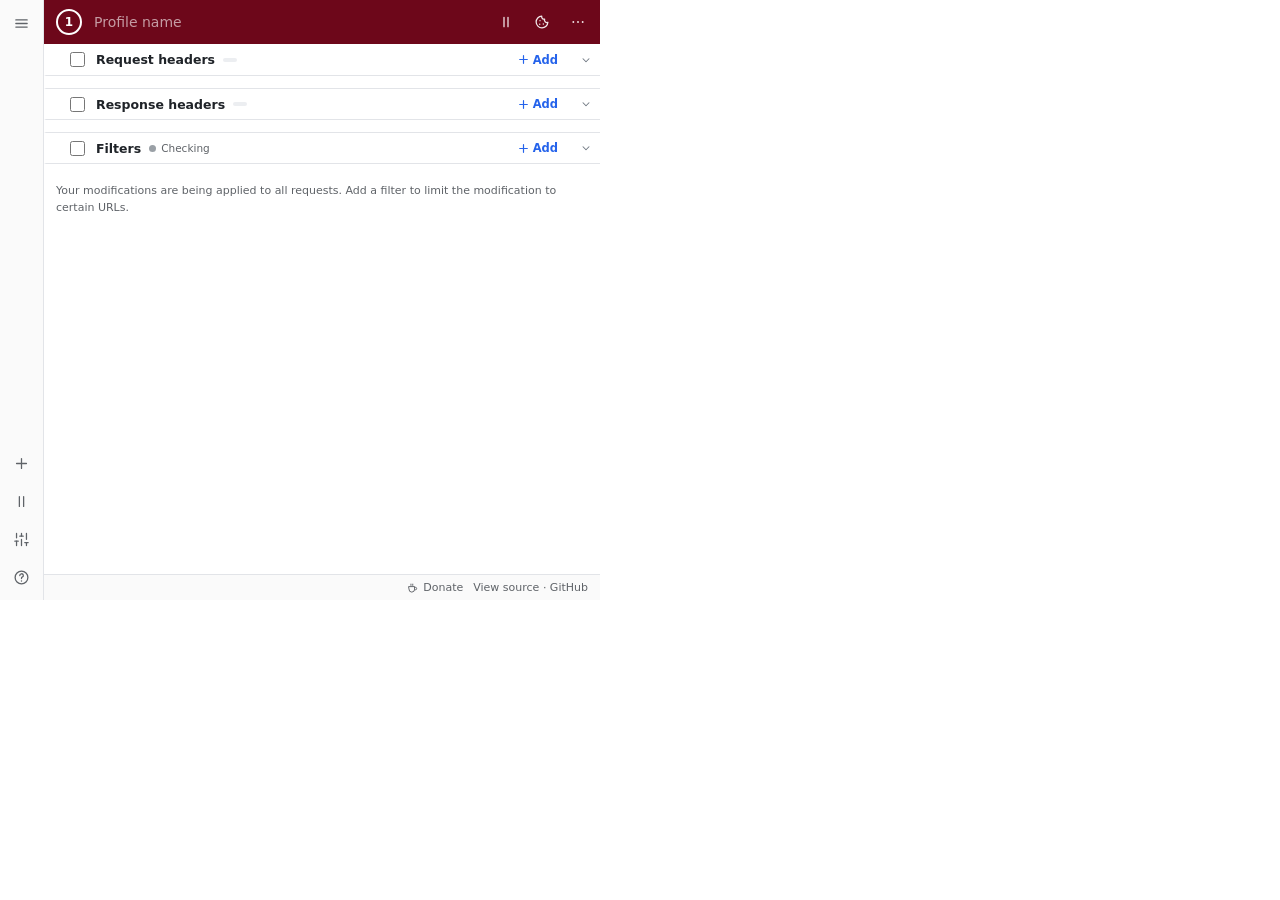
<file: src/ui/popup/index.html>
<!DOCTYPE html>
<html lang="en" dir="ltr" data-surface="popup">
  <head>
    <meta charset="UTF-8" />
    <meta name="viewport" content="width=device-width, initial-scale=1.0" />
    <title>OpenModHeader</title>
    <link rel="stylesheet" href="../shared/ui.css" />
    <link rel="stylesheet" href="../cookies/cookies.css" />
    <link rel="stylesheet" href="popup.css" />
  </head>
  <body>
    <div class="app">
      <aside class="rail">
        <button class="rail-btn menu" id="railMenu" title="All profiles" data-i="menu"></button>
        <div class="rail-profiles" id="railProfiles"></div>
        <div class="rail-spacer"></div>
        <button class="rail-btn" id="railAddProfile" title="New profile" data-i="plus"></button>
        <button class="rail-btn" id="railPause" title="Pause all" data-i="pause"></button>
        <button class="rail-btn" id="railSettings" title="Appearance" data-i="gear"></button>
        <button class="rail-btn" id="railHelp" title="About" data-i="help"></button>
      </aside>

      <div class="backdrop" id="backdrop" hidden></div>
      <aside class="drawer" id="drawer" hidden>
        <div class="drawer-head">Profiles</div>
        <div class="drawer-list" id="profileList"></div>
        <button class="drawer-add" id="drawerAdd">＋ New profile</button>
      </aside>

      <div class="main">
        <header class="titlebar">
          <div class="profile-id" id="profileId">1</div>
          <input
            class="profile-name"
            id="profileName"
            spellcheck="false"
            placeholder="Profile name"
          />
          <div class="spacer"></div>
          <button class="tb-btn" id="tbPause" title="Pause all" data-i="pause"></button>
          <button class="tb-btn" id="tbMore" title="More actions" aria-haspopup="true" data-i="more"></button>
        </header>

        <div class="banner">
          <span data-i="pause"></span>
          <span>All modifications are paused.</span>
          <span class="spacer"></span>
          <button id="bannerResume" type="button">Resume</button>
        </div>

        <div class="listarea">
          <div class="pinbar" id="pinbar"></div>
          <div class="content">
            <section class="sec" data-sec="request">
              <div class="sechead">
                <input type="checkbox" id="requestEnabled" title="Toggle every request header" />
                <span class="gtitle">Request headers</span>
                <span class="gcount" id="requestCount"></span>
                <span class="sp"></span>
                <button class="sec-add" data-target="request" title="Add request header"><span data-i="plus"></span><span>Add</span></button>
                <button class="chev" title="Collapse section" data-i="chev"></button>
              </div>
              <div id="requestRows" class="rows"></div>
            </section>

            <section class="sec" data-sec="response">
              <div class="sechead">
                <input type="checkbox" id="responseEnabled" title="Toggle every response header" />
                <span class="gtitle">Response headers</span>
                <span class="gcount" id="responseCount"></span>
                <span class="sp"></span>
                <button class="sec-add" data-target="response" title="Add response header"><span data-i="plus"></span><span>Add</span></button>
                <button class="chev" title="Collapse section" data-i="chev"></button>
              </div>
              <div id="responseRows" class="rows"></div>
            </section>

            <section class="sec" data-sec="filter">
              <div class="sechead">
                <input type="checkbox" id="filterEnabled" title="Toggle every filter" />
                <span class="gtitle">Filters</span>
                <div class="filter-status" id="filterStatus" title="Current tab match status">
                  <span class="status-dot"></span>
                  <span id="filterStatusText">Checking</span>
                </div>
                <span class="sp"></span>
                <button
                  class="sec-add"
                  id="filterAdd"
                  data-target="filter"
                  title="Add filter"
                  aria-haspopup="true"
                  aria-expanded="false"
                ><span data-i="plus"></span><span>Add</span></button>
                <button class="chev" title="Collapse section" data-i="chev"></button>
              </div>
              <div id="filterRows" class="rows"></div>
              <p class="apply-note" id="applyNote">
                Your modifications are being applied to all requests. Add a
                filter to limit the modification to certain URLs.
              </p>
            </section>
          </div>
        </div>

        <footer class="footer">
          <span id="ruleCount"></span>
          <span class="footer-links">
            <a
              class="privacy"
              id="donateLink"
              href="https://coffeebede.com/alinemone"
              target="_blank"
              rel="noopener"
              title="Support this project — buy me a coffee"
              ><span data-i="coffee"></span>Donate</a
            >
            <a
              class="privacy"
              id="repoLink"
              href="https://github.com/alinemone/modheader"
              target="_blank"
              rel="noopener"
              title="View source on GitHub"
              >View source · GitHub</a
            >
          </span>
        </footer>
      </div>
    </div>

    <div class="filter-menu" id="filterMenu" hidden>
      <div class="filter-menu-options" id="filterMenuOptions"></div>
    </div>

    <div class="settings-menu" id="settingsMenu" hidden>
      <div class="settings-head">
        <strong>Settings</strong>
        <button id="settingsClose" type="button" title="Close settings" aria-label="Close settings">✕</button>
      </div>
      <div class="da-row">
        <span>Theme</span>
        <select id="themeMode">
          <option value="light">Light</option>
          <option value="dark">Dark</option>
        </select>
      </div>
      <div class="da-row" id="densityRow">
        <span>Row density</span>
        <select id="rowDensity">
          <option value="comfortable">Comfortable</option>
          <option value="compact">Compact</option>
        </select>
      </div>
      <p class="da-help" id="densityHelp">
        Comfortable · name and value on separate lines — Compact · both on one
        line, most rows per screen.
      </p>
      <div class="da-row">
        <span>Mask secret values</span>
        <input type="checkbox" id="maskSecrets" />
      </div>
      <div class="da-row">
        <span>Pinned section heads</span>
        <select id="pinMode">
          <option value="push">One at a time</option>
          <option value="stack">Stack</option>
        </select>
      </div>
      <div class="da-row">
        <span>Font</span>
        <select id="fontFamily">
          <option value="default">System</option>
          <option value="segoe">Segoe UI</option>
          <option value="calibri">Calibri</option>
          <option value="tahoma">Tahoma</option>
          <option value="verdana">Verdana</option>
          <option value="arial">Arial</option>
          <option value="georgia">Georgia</option>
          <option value="mono">Monospace</option>
        </select>
      </div>
      <div class="da-row">
        <span>Font size</span>
        <select id="fontSize">
          <option value="12">12</option>
          <option value="13">13</option>
          <option value="14">14</option>
          <option value="15">15</option>
          <option value="16">16</option>
          <option value="18">18</option>
        </select>
      </div>
      <div class="da-row">
        <span>Open as</span>
        <select id="surfaceMode">
          <option value="popup">Popup</option>
          <option value="sidePanel">Side panel</option>
        </select>
      </div>
      <div class="da-row export-row">
        <span>Export</span>
        <select id="exportScope" title="Choose profiles to export">
          <option value="all">All profiles</option>
        </select>
      </div>
      <div class="settings-io">
        <button id="importBtn" title="Import ModHeader JSON">⭳ Import</button>
        <button id="exportBtn" title="Export as ModHeader JSON">⭱ Export</button>
      </div>
      <input type="file" id="importFile" accept="application/json,.json" hidden />
    </div>

    <div class="help-overlay" id="helpOverlay" hidden>
      <section
        class="help-panel"
        role="dialog"
        aria-modal="true"
        aria-labelledby="helpTitle"
      >
        <header class="help-head">
          <div>
            <h2 id="helpTitle">OpenModHeader Filter Guide</h2>
            <p>Choose which request URLs receive your header modifications.</p>
          </div>
          <button id="helpClose" type="button" title="Close help" aria-label="Close help">✕</button>
        </header>

        <div class="help-content">
          <article class="help-card">
            <h3>Exact Host</h3>
            <p>Enter a host to match only that host.</p>
            <code>google.com</code>
            <p class="help-example">Matches <b>https://google.com/search</b>.</p>
            <p class="help-warning">Does not match <b>www.google.com</b>, <b>sub.google.com</b>, or <b>notgoogle.com</b>.</p>
          </article>

          <article class="help-card">
            <h3>Wildcard Host</h3>
            <p>Use <code>*</code> inside a host pattern. A leading <code>*.</code> also includes the base host.</p>
            <code>*.google.*</code>
            <p class="help-example">Matches <b>www.google.com</b>, <b>sub.google.com</b>, and <b>sub.google.dev</b>.</p>
          </article>

          <article class="help-card">
            <h3>Local Or URL</h3>
            <p>Local hosts, IPs, and full URLs are understood automatically.</p>
            <code>localhost</code>
            <code>127.0.0.1</code>
            <code>https://order.site.com</code>
          </article>

          <section class="help-rules">
            <h3>Important behavior</h3>
            <ul>
              <li>Multiple enabled filters use OR logic: matching any one filter is enough.</li>
              <li>A disabled filter is ignored.</li>
              <li>With no filters, modifications apply to all URLs.</li>
              <li>Only the currently active profile is applied.</li>
              <li>Two enabled headers with the same name are flagged: the lower one is sent.</li>
              <li>Pause disables all modifications.</li>
            </ul>
          </section>

          <p class="help-privacy">
            No external servers or tracking. All settings stay on this device.
            <a href="https://github.com/alinemone/modheader" target="_blank" rel="noopener">View source on GitHub</a>
          </p>
        </div>
      </section>
    </div>

    <datalist id="reqHeaderNames">
      <option value="Accept"></option>
      <option value="Accept-Charset"></option>
      <option value="Accept-Encoding"></option>
      <option value="Accept-Language"></option>
      <option value="Authorization"></option>
      <option value="Cache-Control"></option>
      <option value="Connection"></option>
      <option value="Content-Length"></option>
      <option value="Content-Type"></option>
      <option value="Cookie"></option>
      <option value="DNT"></option>
      <option value="Host"></option>
      <option value="If-Modified-Since"></option>
      <option value="If-None-Match"></option>
      <option value="Origin"></option>
      <option value="Pragma"></option>
      <option value="Range"></option>
      <option value="Referer"></option>
      <option value="Sec-CH-UA"></option>
      <option value="Sec-CH-UA-Mobile"></option>
      <option value="Sec-CH-UA-Platform"></option>
      <option value="Sec-Fetch-Dest"></option>
      <option value="Sec-Fetch-Mode"></option>
      <option value="Sec-Fetch-Site"></option>
      <option value="Sec-Fetch-User"></option>
      <option value="Upgrade-Insecure-Requests"></option>
      <option value="User-Agent"></option>
      <option value="X-API-Key"></option>
      <option value="X-CSRF-Token"></option>
      <option value="X-Forwarded-For"></option>
      <option value="X-Forwarded-Host"></option>
      <option value="X-Forwarded-Proto"></option>
      <option value="X-Real-IP"></option>
      <option value="X-Requested-With"></option>
    </datalist>

    <datalist id="resHeaderNames">
      <option value="Access-Control-Allow-Credentials"></option>
      <option value="Access-Control-Allow-Headers"></option>
      <option value="Access-Control-Allow-Methods"></option>
      <option value="Access-Control-Allow-Origin"></option>
      <option value="Access-Control-Expose-Headers"></option>
      <option value="Access-Control-Max-Age"></option>
      <option value="Age"></option>
      <option value="Cache-Control"></option>
      <option value="Content-Disposition"></option>
      <option value="Content-Encoding"></option>
      <option value="Content-Language"></option>
      <option value="Content-Security-Policy"></option>
      <option value="Content-Type"></option>
      <option value="Cross-Origin-Embedder-Policy"></option>
      <option value="Cross-Origin-Opener-Policy"></option>
      <option value="Cross-Origin-Resource-Policy"></option>
      <option value="ETag"></option>
      <option value="Expires"></option>
      <option value="Last-Modified"></option>
      <option value="Location"></option>
      <option value="Permissions-Policy"></option>
      <option value="Referrer-Policy"></option>
      <option value="Retry-After"></option>
      <option value="Server"></option>
      <option value="Set-Cookie"></option>
      <option value="Strict-Transport-Security"></option>
      <option value="Vary"></option>
      <option value="WWW-Authenticate"></option>
      <option value="X-Content-Type-Options"></option>
      <option value="X-Frame-Options"></option>
      <option value="X-XSS-Protection"></option>
    </datalist>

    <script src="popup.js"></script>
    <script src="../shared/app.js"></script>
    <script src="../cookies/cookies.js"></script>
  </body>
</html>
</file>
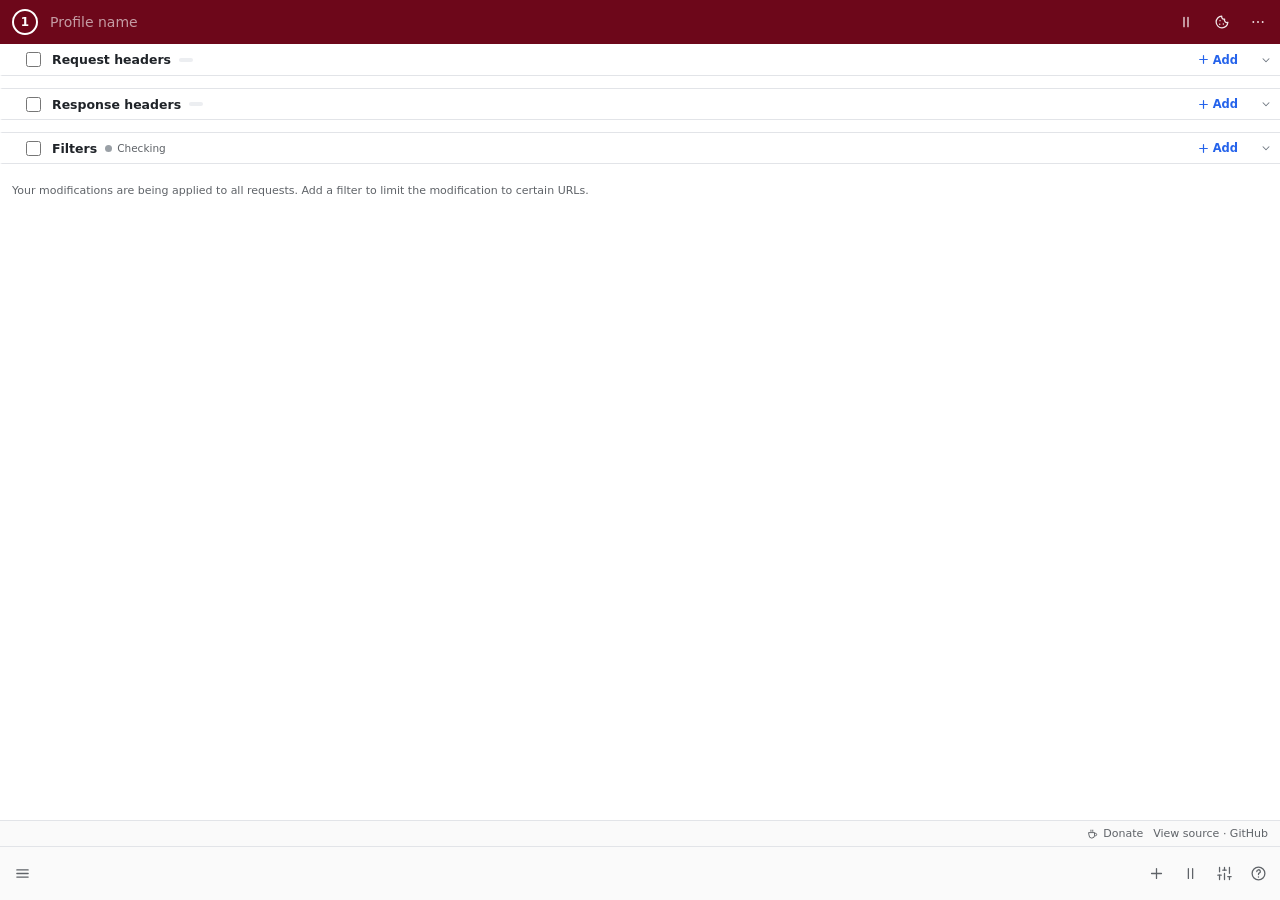
<file: src/ui/sidepanel/index.html>
<!DOCTYPE html>
<html lang="en" dir="ltr" data-surface="sidePanel">
  <head>
    <meta charset="UTF-8" />
    <meta name="viewport" content="width=device-width, initial-scale=1.0" />
    <title>OpenModHeader</title>
    <link rel="stylesheet" href="../shared/ui.css" />
    <link rel="stylesheet" href="../cookies/cookies.css" />
    <link rel="stylesheet" href="sidepanel.css" />
  </head>
  <body>
    <div class="app">
      <aside class="rail">
        <button class="rail-btn menu" id="railMenu" title="All profiles" data-i="menu"></button>
        <div class="rail-profiles" id="railProfiles"></div>
        <div class="rail-spacer"></div>
        <button class="rail-btn" id="railAddProfile" title="New profile" data-i="plus"></button>
        <button class="rail-btn" id="railPause" title="Pause all" data-i="pause"></button>
        <button class="rail-btn" id="railSettings" title="Appearance" data-i="gear"></button>
        <button class="rail-btn" id="railHelp" title="About" data-i="help"></button>
      </aside>

      <div class="backdrop" id="backdrop" hidden></div>
      <aside class="drawer" id="drawer" hidden>
        <div class="drawer-head">Profiles</div>
        <div class="drawer-list" id="profileList"></div>
        <button class="drawer-add" id="drawerAdd">＋ New profile</button>
      </aside>

      <div class="main">
        <header class="titlebar">
          <div class="profile-id" id="profileId">1</div>
          <input
            class="profile-name"
            id="profileName"
            spellcheck="false"
            placeholder="Profile name"
          />
          <div class="spacer"></div>
          <button class="tb-btn" id="tbPause" title="Pause all" data-i="pause"></button>
          <button class="tb-btn" id="tbMore" title="More actions" aria-haspopup="true" data-i="more"></button>
        </header>

        <div class="banner">
          <span data-i="pause"></span>
          <span>All modifications are paused.</span>
          <span class="spacer"></span>
          <button id="bannerResume" type="button">Resume</button>
        </div>

        <div class="listarea">
          <div class="pinbar" id="pinbar"></div>
          <div class="content">
            <section class="sec" data-sec="request">
              <div class="sechead">
                <input type="checkbox" id="requestEnabled" title="Toggle every request header" />
                <span class="gtitle">Request headers</span>
                <span class="gcount" id="requestCount"></span>
                <span class="sp"></span>
                <button class="sec-add" data-target="request" title="Add request header"><span data-i="plus"></span><span>Add</span></button>
                <button class="chev" title="Collapse section" data-i="chev"></button>
              </div>
              <div id="requestRows" class="rows"></div>
            </section>

            <section class="sec" data-sec="response">
              <div class="sechead">
                <input type="checkbox" id="responseEnabled" title="Toggle every response header" />
                <span class="gtitle">Response headers</span>
                <span class="gcount" id="responseCount"></span>
                <span class="sp"></span>
                <button class="sec-add" data-target="response" title="Add response header"><span data-i="plus"></span><span>Add</span></button>
                <button class="chev" title="Collapse section" data-i="chev"></button>
              </div>
              <div id="responseRows" class="rows"></div>
            </section>

            <section class="sec" data-sec="filter">
              <div class="sechead">
                <input type="checkbox" id="filterEnabled" title="Toggle every filter" />
                <span class="gtitle">Filters</span>
                <div class="filter-status" id="filterStatus" title="Current tab match status">
                  <span class="status-dot"></span>
                  <span id="filterStatusText">Checking</span>
                </div>
                <span class="sp"></span>
                <button
                  class="sec-add"
                  id="filterAdd"
                  data-target="filter"
                  title="Add filter"
                  aria-haspopup="true"
                  aria-expanded="false"
                ><span data-i="plus"></span><span>Add</span></button>
                <button class="chev" title="Collapse section" data-i="chev"></button>
              </div>
              <div id="filterRows" class="rows"></div>
              <p class="apply-note" id="applyNote">
                Your modifications are being applied to all requests. Add a
                filter to limit the modification to certain URLs.
              </p>
            </section>
          </div>
        </div>

        <footer class="footer">
          <span id="ruleCount"></span>
          <span class="footer-links">
            <a
              class="privacy"
              id="donateLink"
              href="https://coffeebede.com/alinemone"
              target="_blank"
              rel="noopener"
              title="Support this project — buy me a coffee"
              ><span data-i="coffee"></span>Donate</a
            >
            <a
              class="privacy"
              id="repoLink"
              href="https://github.com/alinemone/modheader"
              target="_blank"
              rel="noopener"
              title="View source on GitHub"
              >View source · GitHub</a
            >
          </span>
        </footer>
      </div>
    </div>

    <div class="filter-menu" id="filterMenu" hidden>
      <div class="filter-menu-options" id="filterMenuOptions"></div>
    </div>

    <div class="settings-menu" id="settingsMenu" hidden>
      <div class="settings-head">
        <strong>Settings</strong>
        <button id="settingsClose" type="button" title="Close settings" aria-label="Close settings">✕</button>
      </div>
      <div class="da-row">
        <span>Theme</span>
        <select id="themeMode">
          <option value="light">Light</option>
          <option value="dark">Dark</option>
        </select>
      </div>
      <div class="da-row" id="densityRow">
        <span>Row density</span>
        <select id="rowDensity">
          <option value="comfortable">Comfortable</option>
          <option value="compact">Compact</option>
        </select>
      </div>
      <p class="da-help" id="densityHelp">
        Comfortable · name and value on separate lines — Compact · both on one
        line, most rows per screen.
      </p>
      <div class="da-row">
        <span>Mask secret values</span>
        <input type="checkbox" id="maskSecrets" />
      </div>
      <div class="da-row">
        <span>Pinned section heads</span>
        <select id="pinMode">
          <option value="push">One at a time</option>
          <option value="stack">Stack</option>
        </select>
      </div>
      <div class="da-row">
        <span>Font</span>
        <select id="fontFamily">
          <option value="default">System</option>
          <option value="segoe">Segoe UI</option>
          <option value="calibri">Calibri</option>
          <option value="tahoma">Tahoma</option>
          <option value="verdana">Verdana</option>
          <option value="arial">Arial</option>
          <option value="georgia">Georgia</option>
          <option value="mono">Monospace</option>
        </select>
      </div>
      <div class="da-row">
        <span>Font size</span>
        <select id="fontSize">
          <option value="12">12</option>
          <option value="13">13</option>
          <option value="14">14</option>
          <option value="15">15</option>
          <option value="16">16</option>
          <option value="18">18</option>
        </select>
      </div>
      <div class="da-row">
        <span>Open as</span>
        <select id="surfaceMode">
          <option value="popup">Popup</option>
          <option value="sidePanel">Side panel</option>
        </select>
      </div>
      <div class="da-row export-row">
        <span>Export</span>
        <select id="exportScope" title="Choose profiles to export">
          <option value="all">All profiles</option>
        </select>
      </div>
      <div class="settings-io">
        <button id="importBtn" title="Import ModHeader JSON">⭳ Import</button>
        <button id="exportBtn" title="Export as ModHeader JSON">⭱ Export</button>
      </div>
      <input type="file" id="importFile" accept="application/json,.json" hidden />
    </div>

    <div class="help-overlay" id="helpOverlay" hidden>
      <section
        class="help-panel"
        role="dialog"
        aria-modal="true"
        aria-labelledby="helpTitle"
      >
        <header class="help-head">
          <div>
            <h2 id="helpTitle">OpenModHeader Filter Guide</h2>
            <p>Choose which request URLs receive your header modifications.</p>
          </div>
          <button id="helpClose" type="button" title="Close help" aria-label="Close help">✕</button>
        </header>

        <div class="help-content">
          <article class="help-card">
            <h3>Exact Host</h3>
            <p>Enter a host to match only that host.</p>
            <code>google.com</code>
            <p class="help-example">Matches <b>https://google.com/search</b>.</p>
            <p class="help-warning">Does not match <b>www.google.com</b>, <b>sub.google.com</b>, or <b>notgoogle.com</b>.</p>
          </article>

          <article class="help-card">
            <h3>Wildcard Host</h3>
            <p>Use <code>*</code> inside a host pattern. A leading <code>*.</code> also includes the base host.</p>
            <code>*.google.*</code>
            <p class="help-example">Matches <b>www.google.com</b>, <b>sub.google.com</b>, and <b>sub.google.dev</b>.</p>
          </article>

          <article class="help-card">
            <h3>Local Or URL</h3>
            <p>Local hosts, IPs, and full URLs are understood automatically.</p>
            <code>localhost</code>
            <code>127.0.0.1</code>
            <code>https://order.site.com</code>
          </article>

          <section class="help-rules">
            <h3>Important behavior</h3>
            <ul>
              <li>Multiple enabled filters use OR logic: matching any one filter is enough.</li>
              <li>A disabled filter is ignored.</li>
              <li>With no filters, modifications apply to all URLs.</li>
              <li>Only the currently active profile is applied.</li>
              <li>Two enabled headers with the same name are flagged: the lower one is sent.</li>
              <li>Pause disables all modifications.</li>
            </ul>
          </section>

          <p class="help-privacy">
            No external servers or tracking. All settings stay on this device.
            <a href="https://github.com/alinemone/modheader" target="_blank" rel="noopener">View source on GitHub</a>
          </p>
        </div>
      </section>
    </div>

    <datalist id="reqHeaderNames">
      <option value="Accept"></option>
      <option value="Accept-Charset"></option>
      <option value="Accept-Encoding"></option>
      <option value="Accept-Language"></option>
      <option value="Authorization"></option>
      <option value="Cache-Control"></option>
      <option value="Connection"></option>
      <option value="Content-Length"></option>
      <option value="Content-Type"></option>
      <option value="Cookie"></option>
      <option value="DNT"></option>
      <option value="Host"></option>
      <option value="If-Modified-Since"></option>
      <option value="If-None-Match"></option>
      <option value="Origin"></option>
      <option value="Pragma"></option>
      <option value="Range"></option>
      <option value="Referer"></option>
      <option value="Sec-CH-UA"></option>
      <option value="Sec-CH-UA-Mobile"></option>
      <option value="Sec-CH-UA-Platform"></option>
      <option value="Sec-Fetch-Dest"></option>
      <option value="Sec-Fetch-Mode"></option>
      <option value="Sec-Fetch-Site"></option>
      <option value="Sec-Fetch-User"></option>
      <option value="Upgrade-Insecure-Requests"></option>
      <option value="User-Agent"></option>
      <option value="X-API-Key"></option>
      <option value="X-CSRF-Token"></option>
      <option value="X-Forwarded-For"></option>
      <option value="X-Forwarded-Host"></option>
      <option value="X-Forwarded-Proto"></option>
      <option value="X-Real-IP"></option>
      <option value="X-Requested-With"></option>
    </datalist>

    <datalist id="resHeaderNames">
      <option value="Access-Control-Allow-Credentials"></option>
      <option value="Access-Control-Allow-Headers"></option>
      <option value="Access-Control-Allow-Methods"></option>
      <option value="Access-Control-Allow-Origin"></option>
      <option value="Access-Control-Expose-Headers"></option>
      <option value="Access-Control-Max-Age"></option>
      <option value="Age"></option>
      <option value="Cache-Control"></option>
      <option value="Content-Disposition"></option>
      <option value="Content-Encoding"></option>
      <option value="Content-Language"></option>
      <option value="Content-Security-Policy"></option>
      <option value="Content-Type"></option>
      <option value="Cross-Origin-Embedder-Policy"></option>
      <option value="Cross-Origin-Opener-Policy"></option>
      <option value="Cross-Origin-Resource-Policy"></option>
      <option value="ETag"></option>
      <option value="Expires"></option>
      <option value="Last-Modified"></option>
      <option value="Location"></option>
      <option value="Permissions-Policy"></option>
      <option value="Referrer-Policy"></option>
      <option value="Retry-After"></option>
      <option value="Server"></option>
      <option value="Set-Cookie"></option>
      <option value="Strict-Transport-Security"></option>
      <option value="Vary"></option>
      <option value="WWW-Authenticate"></option>
      <option value="X-Content-Type-Options"></option>
      <option value="X-Frame-Options"></option>
      <option value="X-XSS-Protection"></option>
    </datalist>

    <script src="sidepanel.js"></script>
    <script src="../shared/app.js"></script>
    <script src="../cookies/cookies.js"></script>
  </body>
</html>
</file>
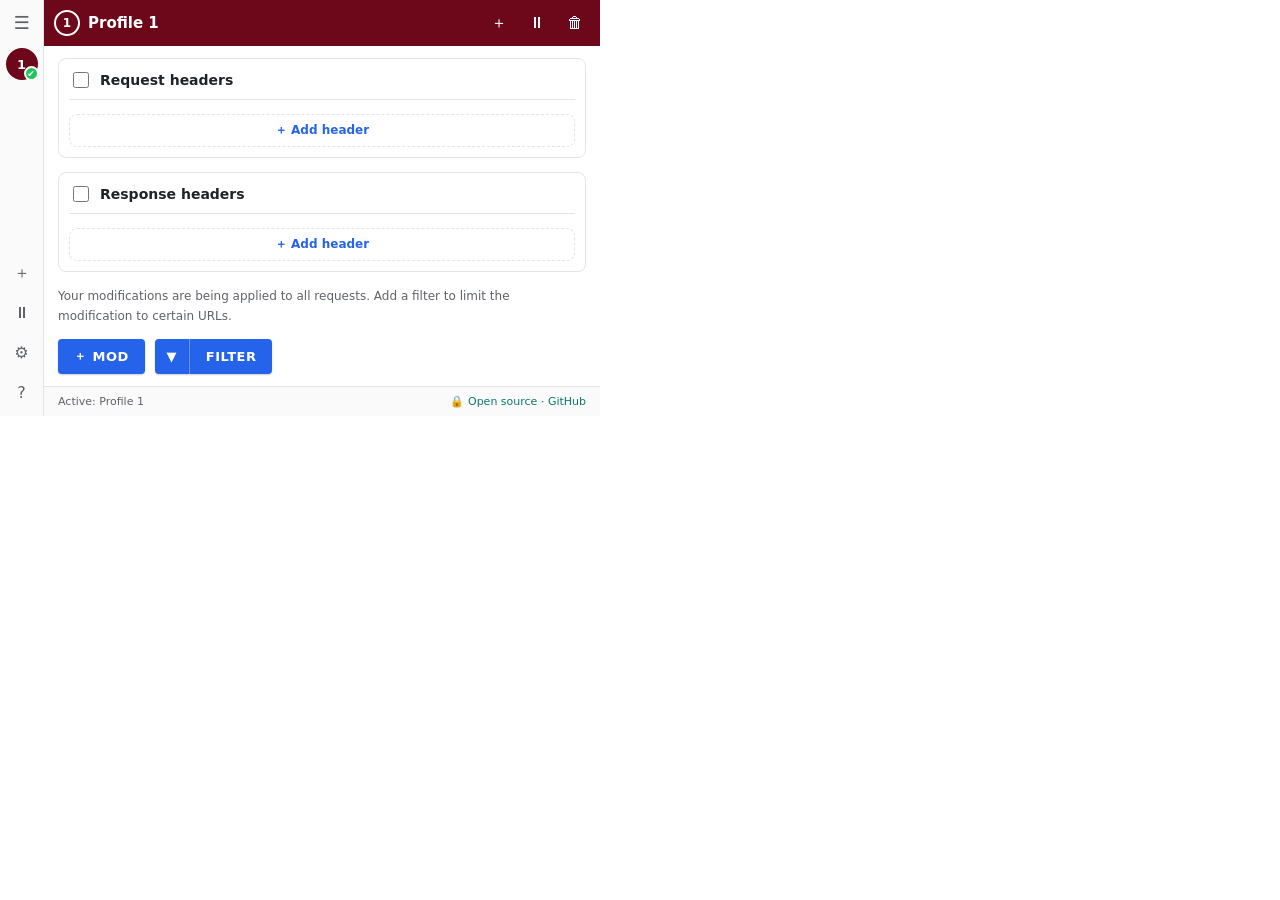
<file: popup.html>
<!DOCTYPE html>
<html lang="en" dir="ltr">
  <head>
    <meta charset="UTF-8" />
    <meta name="viewport" content="width=device-width, initial-scale=1.0" />
    <title>OpenModHeader</title>
    <link rel="stylesheet" href="popup.css" />
  </head>
  <body>
    <div class="app">
      <aside class="rail">
        <button class="rail-btn menu" id="railMenu" title="All profiles">☰</button>
        <div class="rail-profiles" id="railProfiles"></div>
        <div class="rail-spacer"></div>
        <button class="rail-btn" id="railAddProfile" title="New profile">＋</button>
        <button class="rail-btn" id="railPause" title="Pause all">⏸</button>
        <button class="rail-btn" id="railSettings" title="Appearance">⚙</button>
        <button class="rail-btn" id="railHelp" title="About">?</button>
      </aside>

      <div class="backdrop" id="backdrop" hidden></div>
      <aside class="drawer" id="drawer" hidden>
        <div class="drawer-head">Profiles</div>
        <div class="drawer-list" id="profileList"></div>
        <button class="drawer-add" id="drawerAdd">＋ New profile</button>
      </aside>

      <div class="main">
        <header class="titlebar">
          <div class="profile-id" id="profileId">1</div>
          <input
            class="profile-name"
            id="profileName"
            spellcheck="false"
            placeholder="Profile name"
          />
          <div class="spacer"></div>
          <button class="tb-btn" id="tbAdd" title="New profile">＋</button>
          <button class="tb-btn" id="tbPause" title="Pause all">⏸</button>
          <button class="tb-btn" id="tbDelete" title="Delete profile">🗑</button>
        </header>

        <div class="content">
          <section class="hgroup">
            <div class="hgroup-head">
              <label class="grouptoggle">
                <input type="checkbox" id="requestEnabled" />
                <span class="gtitle">Request headers</span>
              </label>
            </div>
            <div id="requestRows" class="rows"></div>
            <button class="add-row" data-target="request">＋ Add header</button>
          </section>

          <section class="hgroup">
            <div class="hgroup-head">
              <label class="grouptoggle">
                <input type="checkbox" id="responseEnabled" />
                <span class="gtitle">Response headers</span>
              </label>
            </div>
            <div id="responseRows" class="rows"></div>
            <button class="add-row" data-target="response">＋ Add header</button>
          </section>

          <section class="hgroup" id="filterSection" hidden>
            <div class="hgroup-head">
              <span class="gtitle">Filters</span>
              <div class="filter-status" id="filterStatus" title="Current tab match status">
                <span class="status-dot"></span>
                <span id="filterStatusText">Checking</span>
              </div>
              <button class="mini-add" data-target="filter" title="Add filter">＋</button>
            </div>
            <div id="filterRows" class="rows"></div>
          </section>

          <p class="apply-note" id="applyNote">
            Your modifications are being applied to all requests. Add a filter
            to limit the modification to certain URLs.
          </p>

          <div class="cta">
            <button class="btn-blue" id="modBtn">
              <span class="ico">＋</span> MOD
            </button>
            <div class="filter-split">
              <button
                class="btn-blue filter-menu-btn"
                id="filterMenuBtn"
                title="Filter options"
                aria-haspopup="true"
                aria-expanded="false"
              >
                ▼
              </button>
              <button class="btn-blue filter-main-btn" id="filterBtn">
                FILTER
              </button>
              <div class="filter-menu" id="filterMenu" hidden>
                <div class="filter-menu-options" id="filterMenuOptions"></div>
              </div>
            </div>
          </div>
        </div>

        <footer class="footer">
          <span id="ruleCount"></span>
          <a
            class="privacy"
            id="repoLink"
            href="https://github.com/alinemone/modheader"
            target="_blank"
            rel="noopener"
            title="View source on GitHub"
            >🔒 Open source · GitHub</a
          >
        </footer>
      </div>
    </div>

    <div class="settings-menu" id="settingsMenu" hidden>
      <div class="da-row">
        <span>Theme</span>
        <select id="themeMode">
          <option value="light">Light</option>
          <option value="dark">Dark</option>
        </select>
      </div>
      <div class="da-row">
        <span>Font</span>
        <select id="fontFamily">
          <option value="default">System</option>
          <option value="segoe">Segoe UI</option>
          <option value="calibri">Calibri</option>
          <option value="tahoma">Tahoma</option>
          <option value="verdana">Verdana</option>
          <option value="arial">Arial</option>
          <option value="georgia">Georgia</option>
          <option value="mono">Monospace</option>
        </select>
      </div>
      <div class="da-row">
        <span>Font size</span>
        <select id="fontSize">
          <option value="12">12</option>
          <option value="13">13</option>
          <option value="14">14</option>
          <option value="15">15</option>
          <option value="16">16</option>
          <option value="18">18</option>
        </select>
      </div>
      <div class="da-row export-row">
        <span>Export</span>
        <select id="exportScope" title="Choose profiles to export">
          <option value="all">All profiles</option>
        </select>
      </div>
      <div class="settings-io">
        <button id="importBtn" title="Import ModHeader JSON">⭳ Import</button>
        <button id="exportBtn" title="Export as ModHeader JSON">⭱ Export</button>
      </div>
      <input type="file" id="importFile" accept="application/json,.json" hidden />
    </div>

    <div class="help-overlay" id="helpOverlay" hidden>
      <section
        class="help-panel"
        role="dialog"
        aria-modal="true"
        aria-labelledby="helpTitle"
      >
        <header class="help-head">
          <div>
            <h2 id="helpTitle">OpenModHeader Filter Guide</h2>
            <p>Choose which request URLs receive your header modifications.</p>
          </div>
          <button id="helpClose" type="button" title="Close help" aria-label="Close help">✕</button>
        </header>

        <div class="help-content">
          <article class="help-card">
            <h3>Exact Host</h3>
            <p>Enter a host to match only that host.</p>
            <code>google.com</code>
            <p class="help-example">Matches <b>https://google.com/search</b>.</p>
            <p class="help-warning">Does not match <b>www.google.com</b>, <b>sub.google.com</b>, or <b>notgoogle.com</b>.</p>
          </article>

          <article class="help-card">
            <h3>Wildcard Host</h3>
            <p>Use <code>*</code> inside a host pattern. A leading <code>*.</code> also includes the base host.</p>
            <code>*.google.*</code>
            <p class="help-example">Matches <b>www.google.com</b>, <b>sub.google.com</b>, and <b>sub.google.dev</b>.</p>
          </article>

          <article class="help-card">
            <h3>Local Or URL</h3>
            <p>Local hosts, IPs, and full URLs are understood automatically.</p>
            <code>localhost</code>
            <code>127.0.0.1</code>
            <code>https://order.site.com</code>
          </article>

          <section class="help-rules">
            <h3>Important behavior</h3>
            <ul>
              <li>Multiple enabled filters use OR logic: matching any one filter is enough.</li>
              <li>A disabled filter is ignored.</li>
              <li>With no filters, modifications apply to all URLs.</li>
              <li>Only the currently active profile is applied.</li>
              <li>Pause disables all modifications.</li>
            </ul>
          </section>

          <p class="help-privacy">
            No external servers or tracking. All settings stay on this device.
            <a href="https://github.com/alinemone/modheader" target="_blank" rel="noopener">View source on GitHub</a>
          </p>
        </div>
      </section>
    </div>

    <datalist id="reqHeaderNames">
      <option value="Accept"></option>
      <option value="Accept-Charset"></option>
      <option value="Accept-Encoding"></option>
      <option value="Accept-Language"></option>
      <option value="Authorization"></option>
      <option value="Cache-Control"></option>
      <option value="Connection"></option>
      <option value="Content-Length"></option>
      <option value="Content-Type"></option>
      <option value="Cookie"></option>
      <option value="DNT"></option>
      <option value="Host"></option>
      <option value="If-Modified-Since"></option>
      <option value="If-None-Match"></option>
      <option value="Origin"></option>
      <option value="Pragma"></option>
      <option value="Range"></option>
      <option value="Referer"></option>
      <option value="Sec-CH-UA"></option>
      <option value="Sec-CH-UA-Mobile"></option>
      <option value="Sec-CH-UA-Platform"></option>
      <option value="Sec-Fetch-Dest"></option>
      <option value="Sec-Fetch-Mode"></option>
      <option value="Sec-Fetch-Site"></option>
      <option value="Sec-Fetch-User"></option>
      <option value="Upgrade-Insecure-Requests"></option>
      <option value="User-Agent"></option>
      <option value="X-API-Key"></option>
      <option value="X-CSRF-Token"></option>
      <option value="X-Forwarded-For"></option>
      <option value="X-Forwarded-Host"></option>
      <option value="X-Forwarded-Proto"></option>
      <option value="X-Real-IP"></option>
      <option value="X-Requested-With"></option>
    </datalist>

    <datalist id="resHeaderNames">
      <option value="Access-Control-Allow-Credentials"></option>
      <option value="Access-Control-Allow-Headers"></option>
      <option value="Access-Control-Allow-Methods"></option>
      <option value="Access-Control-Allow-Origin"></option>
      <option value="Access-Control-Expose-Headers"></option>
      <option value="Access-Control-Max-Age"></option>
      <option value="Age"></option>
      <option value="Cache-Control"></option>
      <option value="Content-Disposition"></option>
      <option value="Content-Encoding"></option>
      <option value="Content-Language"></option>
      <option value="Content-Security-Policy"></option>
      <option value="Content-Type"></option>
      <option value="Cross-Origin-Embedder-Policy"></option>
      <option value="Cross-Origin-Opener-Policy"></option>
      <option value="Cross-Origin-Resource-Policy"></option>
      <option value="ETag"></option>
      <option value="Expires"></option>
      <option value="Last-Modified"></option>
      <option value="Location"></option>
      <option value="Permissions-Policy"></option>
      <option value="Referrer-Policy"></option>
      <option value="Retry-After"></option>
      <option value="Server"></option>
      <option value="Set-Cookie"></option>
      <option value="Strict-Transport-Security"></option>
      <option value="Vary"></option>
      <option value="WWW-Authenticate"></option>
      <option value="X-Content-Type-Options"></option>
      <option value="X-Frame-Options"></option>
      <option value="X-XSS-Protection"></option>
    </datalist>

    <script src="popup.js"></script>
  </body>
</html>
</file>
<file: src/ui/shared/ui.css>
/* ==========================================================================
   OpenModHeader — shared UI
   Both surfaces (popup + side panel) render identical markup and share every
   rule below. popup.css and sidepanel.css add only what genuinely differs:
   viewport sizing and where the profile rail lives.
   ========================================================================== */

:root {
  --profile-color: #6d071a;
  --maroon: var(--profile-color);
  --blue: #2563eb;
  --blue-dark: #1d4ed8;
  --teal: #0f766e;
  --red: #d32f2f;
  --amber: #b45309;
  --amber-bg: #fef6e7;
  --amber-line: #f0c168;
  --green: #12805c;
  --text: #1f2328;
  --muted: #5f6368;
  --faint: #8b9199;
  --val-text: #6c757e;
  --icon: #737b85;
  --line: #e2e4e8;
  --bg: #ffffff;
  --surface: #ffffff;
  --surface-2: #f7f8fa;
  --surface-3: #eceef1;
  --surface-strong: #fafafa;
  --hover: #f2f4f7;
  --input-bg: transparent;
  --danger-bg: #fde8e8;
  --titlebar-bg: var(--profile-color);
  --titlebar-paused: #4b5563;
  --titlebar-text: #ffffff;
  --rail-bg: #fafafa;
  --scroll-thumb: #c6ccd4;
  --shadow: 0 8px 24px rgba(0, 0, 0, 0.18);
  --overlay: rgba(20, 24, 32, 0.5);
  --code-bg: #f4f6f8;
  --code-text: #9b1c31;
  --example-text: #344054;
  --warning-text: #8a5a00;
  --mono: ui-monospace, "SF Mono", "Cascadia Mono", Menlo, Consolas, monospace;
}

html[data-theme="dark"] {
  /* --profile-color is deliberately NOT overridden: it is the profile's
     identity and must survive a theme switch. Only neutrals change. */
  --blue: #3b82f6;
  --blue-dark: #2563eb;
  --teal: #8ab4f8;
  --red: #ff6b6b;
  --amber: #fbbf24;
  --amber-bg: rgba(251, 191, 36, 0.1);
  --amber-line: #a16207;
  --green: #34d399;
  --text: #f4f7fb;
  --muted: #a7b0bf;
  --faint: #7d8593;
  --val-text: #8f98a6;
  --icon: #9aa3af;
  --line: #2e3238;
  --bg: #17191c;
  --surface: #1a1c20;
  --surface-2: #232629;
  --surface-3: #2c3034;
  --surface-strong: #131518;
  --hover: #2a2e33;
  --input-bg: transparent;
  --danger-bg: rgba(255, 107, 107, 0.12);
  --rail-bg: #121417;
  --scroll-thumb: #454b53;
  --shadow: 0 12px 32px rgba(0, 0, 0, 0.48);
  --overlay: rgba(0, 0, 0, 0.62);
  --code-bg: #101827;
  --code-text: #8ab4f8;
  --example-text: #d7deea;
  --warning-text: #f0c36d;
  color-scheme: dark;
}

* {
  box-sizing: border-box;
  font-family: var(--ui-font, system-ui, "Segoe UI", Tahoma, Arial, sans-serif);
}

[hidden] {
  display: none !important;
}

body {
  margin: 0;
  background: var(--bg);
  color: var(--text);
  font-size: 13px;
}

.app {
  display: flex;

  /* Row metrics derive from the font-size setting, so a larger font produces
     proportionally taller rows instead of clipped text. */
  --rf: var(--row-font-size, 13px);
  --l1-h: calc(var(--rf) + 3px);
  --l2-h: calc(var(--rf) + 5px);
  --head-h: calc(var(--rf) + 19px);
  --row-pad: 2px;

  /* Horizontal rhythm. --row-lead is where the enable checkbox sits, and the
     section head and filter rows indent to the same number so the three kinds
     of row share one left edge instead of drifting apart. */
  --row-x: 4px;
  --row-gap: 5px;
  --grip-w: 11px;
  --row-lead: calc(var(--row-x) + var(--grip-w) + var(--row-gap));
}

/* ── PROFILE RAIL ────────────────────────────────────────────────────────── */
.rail {
  width: 44px;
  flex: 0 0 44px;
  background: var(--rail-bg);
  border-right: 1px solid var(--line);
  display: flex;
  flex-direction: column;
  align-items: center;
  gap: 8px;
  padding: 8px 0;
}

.rail-btn {
  width: 30px;
  height: 30px;
  flex: 0 0 auto;
  border: none;
  background: transparent;
  color: var(--muted);
  border-radius: 7px;
  cursor: pointer;
  display: grid;
  place-items: center;
}

.rail-btn:hover {
  background: var(--hover);
  color: var(--text);
}

.rail-btn svg {
  width: 17px;
  height: 17px;
  fill: none;
  stroke: currentColor;
  stroke-width: 1.8;
  stroke-linecap: round;
  stroke-linejoin: round;
}

.rail-profiles {
  display: flex;
  flex-direction: column;
  align-items: center;
  gap: 8px;
  width: 100%;
  overflow: visible;
}

/* Colour is the profile's identity; the dot beside it is status. */
.rail-pcircle {
  position: relative;
  flex: 0 0 auto;
  width: 30px;
  height: 30px;
  border-radius: 50%;
  border: 2px solid var(--maroon);
  background: transparent;
  color: var(--maroon);
  font-weight: 700;
  font-size: 12px;
  cursor: pointer;
}

.rail-pcircle:hover {
  background: var(--hover);
}

.rail-pcircle.current {
  color: #fff;
}

.rail-pcircle .check {
  position: absolute;
  bottom: -2px;
  right: -2px;
  width: 11px;
  height: 11px;
  border-radius: 50%;
  background: var(--green);
  border: 2px solid var(--rail-bg);
  font-size: 0;
}

body.paused .rail-pcircle .check {
  background: #9aa2ad;
}

.rail-spacer {
  flex: 1;
}

/* ── PROFILE DRAWER ──────────────────────────────────────────────────────── */
.backdrop {
  position: fixed;
  inset: 0;
  background: var(--overlay);
  z-index: 20;
}

.drawer {
  position: fixed;
  top: 0;
  left: 44px;
  bottom: 0;
  width: 220px;
  z-index: 21;
  background: var(--surface);
  border-right: 1px solid var(--line);
  box-shadow: var(--shadow);
  display: flex;
  flex-direction: column;
}

.drawer-head {
  padding: 12px 14px;
  font-weight: 700;
  color: var(--maroon);
  border-bottom: 1px solid var(--line);
}

.drawer-list {
  flex: 1;
  overflow-y: auto;
  padding: 6px;
}

.drawer-add {
  margin: 8px;
  padding: 9px;
  border: 1px dashed var(--line);
  background: transparent;
  color: var(--blue);
  border-radius: 8px;
  cursor: pointer;
  font-weight: 600;
}

.drawer-add:hover {
  background: var(--hover);
}

.pitem {
  position: relative;
  display: flex;
  align-items: center;
  gap: 10px;
  padding: 8px;
  border-radius: 8px;
  cursor: pointer;
  margin-bottom: 2px;
}

.pitem:hover {
  background: var(--hover);
}

.pitem.active {
  background: var(--surface-2);
}

.pitem.dragging {
  opacity: 0.4;
}

.pbadge {
  position: relative;
  flex: 0 0 auto;
  width: 28px;
  height: 28px;
  border-radius: 50%;
  background: var(--maroon);
  color: #fff;
  font-size: 12px;
  font-weight: 700;
  display: flex;
  align-items: center;
  justify-content: center;
}

.pcheck {
  position: absolute;
  bottom: -2px;
  right: -2px;
  width: 11px;
  height: 11px;
  border-radius: 50%;
  background: var(--green);
  border: 2px solid var(--surface);
  font-size: 0;
}

.pname {
  flex: 1;
  font-size: 13px;
  color: var(--text);
  white-space: nowrap;
  overflow: hidden;
  text-overflow: ellipsis;
}

.pitem.active .pname {
  font-weight: 700;
}

.pdel {
  flex: 0 0 auto;
  width: 26px;
  height: 26px;
  border: none;
  background: transparent;
  color: var(--icon);
  cursor: pointer;
  border-radius: 6px;
  display: grid;
  place-items: center;
}

.pdel svg {
  width: 15px;
  height: 15px;
  fill: none;
  stroke: currentColor;
  stroke-width: 1.8;
  stroke-linecap: round;
  stroke-linejoin: round;
}

.pdel:hover {
  background: var(--danger-bg);
  color: var(--red);
}

/* ── TITLE BAR ───────────────────────────────────────────────────────────── */
.main {
  flex: 1;
  display: flex;
  flex-direction: column;
  min-width: 0;
  background: var(--bg);
}

.titlebar {
  flex: 0 0 auto;
  display: flex;
  align-items: center;
  gap: 8px;
  background: var(--titlebar-bg);
  color: var(--titlebar-text);
  padding: 8px 8px 8px 12px;
}

/* Paused drains the profile colour out of the bar, so a paused window is
   obvious at a glance even when the banner is scrolled past. The profile's
   own colour is untouched — the rail dot and circle still carry it. */
body.paused .titlebar {
  background: var(--titlebar-paused);
}

.profile-id {
  width: 26px;
  height: 26px;
  border: 2px solid #fff;
  border-radius: 50%;
  display: flex;
  align-items: center;
  justify-content: center;
  font-weight: 700;
  font-size: 12px;
  flex: 0 0 auto;
  cursor: pointer;
}

.profile-id:hover {
  box-shadow: 0 0 0 2px rgba(255, 255, 255, 0.5);
}

.profile-name {
  background: transparent;
  border: none;
  outline: none;
  color: #fff;
  font-size: 14px;
  font-weight: 600;
  cursor: default;
  padding: 3px 4px;
  margin: 0;
  border-radius: 5px;
  field-sizing: content;
  min-width: 20px;
  max-width: 220px;
  text-overflow: ellipsis;
}

.profile-name::placeholder {
  color: rgba(255, 255, 255, 0.6);
  font-weight: 400;
}

.profile-name:hover {
  background: rgba(255, 255, 255, 0.1);
}

.profile-name:focus {
  cursor: text;
  background: rgba(255, 255, 255, 0.16);
}

.spacer {
  flex: 1;
}

.tb-btn {
  width: 28px;
  height: 28px;
  flex: 0 0 auto;
  border: none;
  background: transparent;
  color: rgba(255, 255, 255, 0.9);
  border-radius: 6px;
  cursor: pointer;
  display: grid;
  place-items: center;
}

.tb-btn:hover {
  background: rgba(255, 255, 255, 0.18);
  color: #fff;
}

.tb-btn svg {
  width: 16px;
  height: 16px;
  fill: none;
  stroke: currentColor;
  stroke-width: 1.9;
  stroke-linecap: round;
  stroke-linejoin: round;
}

/* ── PAUSED BANNER ───────────────────────────────────────────────────────── */
.banner {
  flex: 0 0 auto;
  display: none;
  align-items: center;
  gap: 9px;
  padding: 8px 12px;
  background: var(--amber-bg);
  border-bottom: 1px solid var(--amber-line);
  color: var(--amber);
  font-size: 12.5px;
  font-weight: 500;
}

body.paused .banner {
  display: flex;
}

.banner svg {
  width: 14px;
  height: 14px;
  flex: 0 0 auto;
  fill: none;
  stroke: currentColor;
  stroke-width: 2;
  stroke-linecap: round;
}

.banner .spacer {
  flex: 1;
}

.banner button {
  border: 1px solid currentColor;
  background: transparent;
  color: inherit;
  font-family: inherit;
  font-weight: 600;
  font-size: 11.5px;
  padding: 3px 10px;
  border-radius: 5px;
  cursor: pointer;
}

.banner button:hover {
  background: rgba(180, 83, 9, 0.12);
}

/* ── LIST AREA ────────────────────────────────────────────────────────────
   .pinbar lives OUTSIDE .content. A pinned section head is physically moved
   into it, so the scrollport — and its thumb — begin beneath the bar. Rows
   can never travel under a pinned head; they stop at its edge.
   ────────────────────────────────────────────────────────────────────────── */
.listarea {
  flex: 1;
  min-height: 0;
  position: relative;
  display: flex;
  flex-direction: column;
  background: var(--surface);
}

.pinbar {
  flex: 0 0 auto;
  position: relative;
  z-index: 4;
  background: var(--surface);
}

.pinbar:empty {
  display: none;
}

/* No drop shadow: the scrollport starts below the bar, so nothing ever passes
   under it and there is no depth to signal. The hairline is separation enough. */

.pinbar .sechead {
  border-top: 0;
}

/* A native scrollbar reserves a ~10px gutter that would cut every full-width
   rule short of the right wall, so it is replaced by an overlay thumb. */
.content {
  flex: 1;
  min-height: 0;
  overflow-y: auto;
  overflow-x: hidden;
  padding: 0 0 14px;
  scrollbar-width: none;
}

.content::-webkit-scrollbar {
  width: 0;
  height: 0;
}

.vthumb {
  position: absolute;
  right: 3px;
  width: 5px;
  border-radius: 3px;
  background: var(--scroll-thumb);
  z-index: 3;
  opacity: 0;
  transition: opacity 0.18s ease;
  pointer-events: none;
}

.app:hover .vthumb {
  opacity: 1;
}

/* ── SECTION HEAD ─────────────────────────────────────────────────────────
   In the list it is an ordinary bold row — same surface, no fill. Inside the
   pinbar the bar itself supplies the hairline and the shadow.
   ────────────────────────────────────────────────────────────────────────── */
.sechead {
  display: flex;
  align-items: center;
  gap: 8px;
  height: var(--head-h);
  padding: 0 6px 0 var(--row-lead);
  /* always present, pinned or not, so a short list still shows the rule */
  border-bottom: 1px solid var(--line);
  /* matches the rail a flagged row draws, so the checkboxes line up exactly */
  border-left: 2px solid transparent;
  background: var(--surface);
  cursor: pointer;
  user-select: none;
}

.sec:not(:first-of-type) .sechead {
  border-top: 1px solid var(--line);
}

.sechead input[type="checkbox"] {
  width: 15px;
  height: 15px;
  flex: 0 0 auto;
  accent-color: var(--blue);
  cursor: pointer;
}

/* rows use 600 on their identity line — 700 here is the only cue needed */
.gtitle {
  font-weight: 700;
  font-size: calc(var(--rf) - 0.5px);
  white-space: nowrap;
}

.gcount {
  font-size: calc(var(--rf) - 2.5px);
  color: var(--muted);
  background: var(--surface-3);
  padding: 2px 7px;
  border-radius: 20px;
  font-variant-numeric: tabular-nums;
  white-space: nowrap;
}

.sechead .sp {
  flex: 1;
}

/* a labelled text button in the kit's own voice (blue text, like
   .drawer-add) — the word is what tells it apart from the rail's new-profile ＋ */
.sec-add {
  flex: 0 0 auto;
  height: 24px;
  padding: 0 8px 0 5px;
  border: none;
  border-radius: 6px;
  background: transparent;
  color: var(--blue);
  font: inherit;
  font-size: calc(var(--rf) - 1.5px);
  font-weight: 600;
  cursor: pointer;
  display: inline-flex;
  align-items: center;
  gap: 3px;
}

.sec-add:hover {
  background: color-mix(in srgb, var(--blue) 10%, transparent);
}

.sec-add > span {
  display: inline-flex;
}

.sec-add svg {
  width: 13px;
  height: 13px;
  fill: none;
  stroke: currentColor;
  stroke-width: 2.2;
  stroke-linecap: round;
}

.chev {
  flex: 0 0 auto;
  width: 20px;
  height: 20px;
  border: none;
  border-radius: 5px;
  background: transparent;
  color: var(--icon);
  cursor: pointer;
  display: grid;
  place-items: center;
  transition: transform 0.15s ease;
}

.chev:hover {
  background: var(--surface-3);
  color: var(--text);
}

.chev svg {
  width: 12px;
  height: 12px;
  fill: none;
  stroke: currentColor;
  stroke-width: 2.1;
  stroke-linecap: round;
  stroke-linejoin: round;
}

.sec.collapsed .chev {
  transform: rotate(-90deg);
}

.sec.collapsed .rows,
.sec.collapsed .apply-note {
  display: none;
}

/* breathing room between a section head — pinned or not — and its first row */
/* Both columns are measured from the section's own content by sizeColumns();
   these are only the fallbacks used before the first measurement. */
.rows {
  padding: 6px 0 6px;
  --name-col: 150px;
  --label-col: 96px;
  --l1-col: 256px;
}

/* nothing in this section is labelled, so the value closes up against the key */
.rows.no-labels .labelslot {
  display: none;
}

/* status pill on the Filters head */
.filter-status {
  display: inline-flex;
  align-items: center;
  gap: 5px;
  color: var(--muted);
  font-size: calc(var(--rf) - 2.5px);
  font-weight: 500;
  white-space: nowrap;
}

.status-dot {
  width: 7px;
  height: 7px;
  border-radius: 50%;
  background: #9aa0a6;
}

.filter-status.active .status-dot {
  background: var(--green);
}

.filter-status.inactive .status-dot {
  background: var(--red);
}

/* ── ROW ──────────────────────────────────────────────────────────────────
   Square, full-bleed bands. A rounded pill floating inside a padded column
   reads as a card; a flat band that meets both walls reads as a list row —
   and it lines up with the section head.
   ────────────────────────────────────────────────────────────────────────── */
.row {
  display: flex;
  align-items: center;
  gap: var(--row-gap);
  padding: var(--row-pad) 6px var(--row-pad) var(--row-x);
  border-left: 2px solid transparent;
  position: relative;
}

.row:hover {
  background: var(--hover);
}

.row + .row {
  box-shadow: inset 0 1px 0 var(--line);
}

.row.disabled .rmain {
  opacity: 0.45;
}

/* An enabled row is tinted and carries a coloured rail; a disabled one stays
   plain. Green is already "live" in this UI — the profile status dot and the
   filter status dot both use it — so the list reads at a glance. */
.row:not(.disabled),
.filter-row:not(.disabled) {
  border-left-color: var(--green);
  background: color-mix(in srgb, var(--green) 7%, transparent);
}

.row:not(.disabled):hover,
.filter-row:not(.disabled):hover {
  background: color-mix(in srgb, var(--green) 14%, transparent);
}

.header-row.dragging {
  opacity: 0.42;
}

.header-row.drop-before::before,
.header-row.drop-after::after {
  content: "";
  position: absolute;
  left: 0;
  right: 0;
  height: 2px;
  z-index: 2;
  background: var(--blue);
  pointer-events: none;
}

.header-row.drop-before::before {
  top: -1px;
}

.header-row.drop-after::after {
  bottom: -1px;
}

.drag-handle {
  flex: 0 0 auto;
  width: var(--grip-w);
  height: 26px;
  padding: 0;
  border: none;
  background: transparent;
  opacity: 0.45;
  cursor: grab;
  display: grid;
  place-items: center;
}

.row:hover .drag-handle {
  opacity: 0.9;
}

.drag-handle:active {
  cursor: grabbing;
}

.drag-handle:focus-visible {
  outline: 1px solid var(--blue);
  outline-offset: 1px;
  opacity: 1;
}

.drag-handle svg {
  width: 9px;
  height: 15px;
  fill: var(--icon);
}

.row > input[type="checkbox"] {
  flex: 0 0 auto;
  width: 15px;
  height: 15px;
  accent-color: var(--blue);
  cursor: pointer;
}

/* gap keeps the label tag off the header name */
.rmain {
  flex: 1;
  min-width: 0;
  display: flex;
  flex-direction: column;
  gap: 2px;
}

/* Every row has the same two lines whether or not it carries a label:
     line 1 — the header name in a fixed column, then the label as a tag
     line 2 — the value, full width, directly under the name
   The label is optional, but the layout never changes shape because of it, so
   the columns line up all the way down the list. */
.l1 {
  display: flex;
  align-items: center;
  gap: 10px;
  min-width: 0;
  height: var(--l1-h);
}

/* The pill hugs its text — it must read as a tag, not an input box. It is
   deliberately the quieter line: the label only tells rows apart, while the
   header name is what the row actually does. */
/* The slot is the column; the pill inside it hugs its own text so a label
   still reads as a tag rather than a form field. */
.labelslot {
  flex: 0 1 var(--label-col);
  min-width: 0;
  display: flex;
  align-items: center;
}

.labelchip {
  display: inline-flex;
  align-items: center;
  gap: 3px;
  min-width: 0;
  max-width: 210px;
  height: var(--l1-h);
  padding: 0 5px 0 4px;
  border-radius: 4px;
  background: color-mix(in srgb, var(--blue) 7%, transparent);
}

.row:hover .labelchip,
.labelchip:focus-within {
  background: color-mix(in srgb, var(--blue) 15%, transparent);
}

.labelchip > svg {
  flex: 0 0 auto;
  width: 9px;
  height: 9px;
  opacity: 0.6;
  fill: none;
  stroke: var(--blue);
  stroke-width: 2.2;
  stroke-linecap: round;
  stroke-linejoin: round;
}

.row-label {
  flex: 0 1 auto;
  min-width: 0;
  field-sizing: content; /* Chrome 123+ — the pill grows with the text */
  width: auto;
  max-width: 100%;
  border: none;
  background: transparent;
  outline: none;
  padding: 0;
  font-family: inherit;
  font-weight: 500;
  font-size: calc(var(--rf) - 2px);
  line-height: var(--l1-h);
  color: var(--text);
  text-overflow: ellipsis;
}

@supports not (field-sizing: content) {
  .row-label {
    width: 100%;
  }
}

.row-label::placeholder {
  font-weight: 400;
  color: var(--faint);
}

/* the header name — the row's actual job, and the anchor every row shares */
.row .name {
  flex: 0 0 var(--name-col);
  min-width: 0;
  border: none;
  background: transparent;
  outline: none;
  padding: 0;
  font-family: inherit;
  font-weight: 600;
  font-size: calc(var(--rf) - 1px);
  line-height: var(--l1-h);
  color: var(--text);
  text-overflow: ellipsis;
}

.row .name:focus {
  box-shadow: inset 0 -1.5px 0 var(--blue);
}

/* line 2 — the value, full width under the name */
.l2 {
  display: flex;
  align-items: center;
  min-width: 0;
  height: var(--l2-h);
}

.row .value {
  flex: 1;
  min-width: 0;
  border: none;
  background: transparent;
  outline: none;
  padding: 0;
  font-family: var(--mono);
  font-size: calc(var(--rf) - 2px);
  line-height: var(--l2-h);
  color: var(--val-text);
  direction: ltr;
  text-align: left;
  text-overflow: ellipsis;
}

.row .value:focus {
  box-shadow: inset 0 -1.5px 0 var(--blue);
  color: var(--text);
}

.header-row .value {
  /* A textarea, one line tall until the user drags it open. Folded it does
     not wrap — it behaves like the old single-line input (scrolls sideways,
     Shift+End reaches the real end). Opened (.wrapped) it wraps, so a taller
     field shows more of the same token. JS caps max-height at the wrapped
     text's own height (capValueHeight). */
  display: block;
  height: var(--l2-h);
  min-height: var(--l2-h);
  resize: none;
  /* auto, not hidden: Chrome only scrolls a textarea to follow the caret
     (Shift+←/→, End) when it is a real scroll container. The bars are hidden
     so it still looks like the plain input it replaced. */
  overflow: auto;
  scrollbar-width: none;
  white-space: pre;
}

.header-row .value::-webkit-scrollbar {
  display: none;
}

.header-row .value.wrapped {
  white-space: pre-wrap;
  overflow-wrap: anywhere;
}

/* The value's bottom line is its resize handle — the same line that turns
   blue on focus. A 7px strip sits on it so it is easy to catch; it is live
   only when the value holds more than it shows (.on), and then the line
   shows faintly on row hover, solid blue on hover and while dragging.
   Double-click opens the whole value or folds it back. */
.header-row .vedge {
  position: absolute;
  left: 0;
  right: 0;
  bottom: -3px;
  height: 7px;
  pointer-events: none;
  touch-action: none;
}

.header-row .vedge.on {
  pointer-events: auto;
  cursor: ns-resize;
}

.header-row .vedge::after {
  content: "";
  position: absolute;
  left: 0;
  right: 0;
  bottom: 3px;
  height: 1.5px;
  border-radius: 1px;
  background: var(--blue);
  opacity: 0;
  transition: opacity 0.12s ease, height 0.12s ease;
}

.row:hover .vedge.on::after {
  opacity: 0.35;
}

.header-row .vedge.on:hover::after,
.header-row .vedge.dragging::after {
  opacity: 1;
  height: 2.5px;
}

/* keep the cursor and kill text selection for the whole drag */
html:has(.vedge.dragging) {
  cursor: ns-resize;
  user-select: none;
}

.header-row .value:focus {
  background: color-mix(in srgb, var(--blue) 5%, transparent);
}

/* the line follows whatever height the value was dragged to */
.header-row .l2 {
  position: relative; /* anchors .vedge to the value's bottom */
  height: auto;
  min-height: var(--l2-h);
}

/* Row actions — visible at rest, solid on hover. The slot is a fixed three
   buttons wide even when a row only needs one, so the value column ends at
   the same x on every row. */
.ract {
  flex: 0 0 78px;
  display: flex;
  align-items: center;
  justify-content: flex-end;
  gap: 2px;
}

.ract button {
  width: 24px;
  height: 24px;
  border: none;
  border-radius: 6px;
  background: transparent;
  color: var(--icon);
  cursor: pointer;
  display: grid;
  place-items: center;
  opacity: 0.6;
  transition: opacity 0.12s ease, background 0.12s ease, color 0.12s ease;
}

.row:hover .ract button,
.row:focus-within .ract button {
  opacity: 1;
}

.ract button:hover {
  background: var(--surface-3);
  color: var(--text);
}

.ract .del:hover {
  color: var(--red);
  background: var(--danger-bg);
}

.ract .eye.on {
  opacity: 1;
  color: var(--blue);
}

/* an inapplicable action keeps its box so ✕ stays on one vertical line */
.ract .ghost {
  visibility: hidden;
  pointer-events: none;
}

.ract svg {
  width: 15px;
  height: 15px;
  fill: none;
  stroke: currentColor;
  stroke-width: 1.9;
  stroke-linecap: round;
  stroke-linejoin: round;
}

/* ── DUPLICATE HEADERS ────────────────────────────────────────────────────
   Every enabled header goes into one modifyHeaders action in list order, so
   for two `set` operations on the same name the later one wins.

   The flag is the red row and nothing else — no badge, no struck-through
   value — so the row keeps exactly the same shape as every other row in every
   density. Which duplicate actually wins is in the row's tooltip.
   ────────────────────────────────────────────────────────────────────────── */
/* Red, not amber: a duplicate is not a caution, it is one of the rows silently
   not being sent. Declared after the enabled-row tint so it wins on a row that
   is both. */
.row.conflict {
  border-left-color: var(--red);
  background: color-mix(in srgb, var(--red) 9%, transparent);
}

.row.conflict:hover {
  background: color-mix(in srgb, var(--red) 16%, transparent);
}

/* ── FILTER ROWS ─────────────────────────────────────────────────────────── */
/* no drag handle here, so indent to --row-lead to land on the same left edge */
/* Same rail and the same --row-lead as .sechead — a filter row has no drag
   handle, so the lead stands in for the handle and its gap. */
.filter-row {
  display: flex;
  align-items: center;
  gap: var(--row-gap);
  padding: 4px 6px 4px var(--row-lead);
  border-left: 2px solid transparent;
  position: relative;
}

.filter-row:hover {
  background: var(--hover);
}

.filter-row + .filter-row {
  box-shadow: inset 0 1px 0 var(--line);
}

.filter-row input[type="checkbox"] {
  flex: 0 0 auto;
  width: 15px;
  height: 15px;
  accent-color: var(--blue);
  cursor: pointer;
}

.filter-row .value {
  flex: 1;
  min-width: 0;
  padding: 3px 0;
  font-family: var(--mono);
  font-size: calc(var(--rf) - 1px);
  line-height: 1.35;
  color: var(--text);
}

.filter-row.disabled .value {
  opacity: 0.45;
}

.filter-row .del {
  flex: 0 0 auto;
  width: 24px;
  height: 24px;
  border: none;
  border-radius: 6px;
  background: transparent;
  color: var(--icon);
  cursor: pointer;
  opacity: 0.6;
  display: grid;
  place-items: center;
}

.filter-row:hover .del {
  opacity: 1;
}

.filter-row .del:hover {
  color: var(--red);
  background: var(--danger-bg);
}

.filter-row .del svg {
  width: 15px;
  height: 15px;
  fill: none;
  stroke: currentColor;
  stroke-width: 1.9;
  stroke-linecap: round;
}

.apply-note {
  color: var(--muted);
  font-size: calc(var(--rf) - 2px);
  line-height: 1.55;
  margin: 6px 12px 2px;
}

.empty-note {
  margin: 0;
  padding: 12px;
  text-align: center;
  color: var(--faint);
  font-size: calc(var(--rf) - 2px);
}

/* an empty header section offers the action right where the rows will go —
   the same dashed shape as .drawer-add */
.empty-add {
  display: block;
  width: calc(100% - 16px);
  margin: 8px;
  padding: 9px;
  border: 1px dashed var(--line);
  border-radius: 8px;
  background: transparent;
  color: var(--blue);
  font: inherit;
  font-size: calc(var(--rf) - 1.5px);
  font-weight: 600;
  cursor: pointer;
}

.empty-add:hover {
  background: var(--hover);
}

/* ── DENSITY ──────────────────────────────────────────────────────────────
   comfortable — name + tag on line 1, value on line 2
   compact     — the same three parts, folded onto one line
   Both keep one shape for every row; only the folding differs.
   ────────────────────────────────────────────────────────────────────────── */
html[data-density="compact"] .rmain {
  flex-direction: row;
  align-items: center;
  gap: 8px;
}

html[data-density="compact"] .l1,
html[data-density="compact"] .l2 {
  height: calc(var(--rf) + 7px);
}

/* Proportional, not a fixed pixel width: every row in a surface shares the
   same basis so the columns still line up, but the value keeps its share in a
   narrow side panel instead of being squeezed out of existence. */
html[data-density="compact"] .l1 {
  flex: 0 1 var(--l1-col);
  min-width: 0;
}

/* The value keeps a floor and the key/label columns give way instead, so a
   narrow side panel truncates a label rather than erasing the value. */
html[data-density="compact"] .l2 {
  flex: 1 1 auto;
  min-width: 92px;
}

/* A dragged-open value grows downward; the key stays on its first line. */
html[data-density="compact"] .header-row .l2 {
  height: auto;
  min-height: calc(var(--rf) + 7px);
  align-items: flex-end; /* value bottom = line bottom, where .vedge sits */
}

html[data-density="compact"] .header-row .rmain {
  align-items: flex-start;
}

/* ── FOOTER ──────────────────────────────────────────────────────────────── */
.footer {
  flex: 0 0 auto;
  display: flex;
  align-items: center;
  justify-content: space-between;
  padding: 6px 12px;
  border-top: 1px solid var(--line);
  background: var(--surface-strong);
  color: var(--muted);
  font-size: 11px;
}

/* The profile line gives up width before either link does: the links are the
   fixed furniture of the footer and a long profile name is what varies. */
#ruleCount {
  min-width: 0;
  overflow: hidden;
  white-space: nowrap;
  text-overflow: ellipsis;
}

/* Both links share the right end. Grouped rather than left to
   space-between, which would otherwise push them apart. */
.footer-links {
  flex: 0 0 auto;
  display: flex;
  align-items: center;
  gap: 10px;
}

.privacy {
  display: inline-flex;
  align-items: center;
  gap: 4px;
  color: var(--muted);
  text-decoration: none;
  white-space: nowrap;
}

.privacy:hover {
  color: var(--blue);
}

/* Muted at rest like the text beside it — the cup is what makes the link
   findable, not colour. It takes its ink from the link.

   display:block, not the default inline: an inline svg sits on the baseline
   and its wrapper keeps the descender space underneath, which pushes the
   glyph above the centre of the text it is meant to sit beside. */
.privacy svg {
  display: block;
  width: 12px;
  height: 12px;
  fill: none;
  stroke: currentColor;
  stroke-width: 1.9;
  stroke-linecap: round;
  stroke-linejoin: round;
}

/* ── POPOVERS ────────────────────────────────────────────────────────────── */
.color-menu {
  position: fixed;
  z-index: 30;
  background: var(--surface);
  border: 1px solid var(--line);
  border-radius: 10px;
  box-shadow: var(--shadow);
  padding: 8px;
  display: grid;
  grid-template-columns: repeat(5, 1fr);
  gap: 6px;
}

.color-menu .swatch {
  width: 22px;
  height: 22px;
  padding: 0;
  border: 2px solid transparent;
  border-radius: 50%;
  cursor: pointer;
}

.color-menu .swatch:hover {
  transform: scale(1.12);
}

.color-menu .swatch.sel {
  border-color: var(--text);
  box-shadow: 0 0 0 2px var(--surface) inset;
}

/* the ⋯ overflow menu that replaced the bin in the title bar */
.popmenu {
  position: fixed;
  z-index: 40;
  min-width: 190px;
  padding: 5px;
  border: 1px solid var(--line);
  border-radius: 9px;
  background: var(--surface);
  box-shadow: var(--shadow);
}

.popmenu button {
  width: 100%;
  display: flex;
  align-items: center;
  gap: 9px;
  padding: 8px 10px;
  border: none;
  border-radius: 6px;
  background: transparent;
  color: var(--text);
  font-family: inherit;
  font-size: 12.5px;
  cursor: pointer;
  text-align: left;
}

.popmenu button:hover {
  background: var(--hover);
}

.popmenu button.danger {
  color: var(--red);
}

.popmenu button.danger:hover {
  background: var(--danger-bg);
}

.popmenu button svg {
  width: 15px;
  height: 15px;
  flex: 0 0 auto;
  fill: none;
  stroke: currentColor;
  stroke-width: 1.8;
  stroke-linecap: round;
  stroke-linejoin: round;
}

.popmenu .sep {
  height: 1px;
  margin: 4px 6px;
  background: var(--line);
}

.popmenu .stack {
  display: flex;
  flex-direction: column;
  gap: 3px;
  align-items: flex-start;
}

.popmenu .stack small {
  color: var(--muted);
  font-size: 11px;
}

/* ── UNDO TOAST ──────────────────────────────────────────────────────────── */
.toast {
  position: fixed;
  left: 50%;
  bottom: 14px;
  transform: translateX(-50%);
  z-index: 90;
  display: flex;
  align-items: center;
  gap: 12px;
  max-width: calc(100% - 28px);
  padding: 9px 10px 9px 14px;
  border-radius: 9px;
  background: #23272e;
  color: #f2f5f9;
  font-size: 12.5px;
  box-shadow: var(--shadow);
}

.toast span {
  white-space: nowrap;
  overflow: hidden;
  text-overflow: ellipsis;
}

.toast button {
  flex: 0 0 auto;
  border: none;
  border-radius: 6px;
  background: rgba(255, 255, 255, 0.14);
  color: #fff;
  font-family: inherit;
  font-weight: 600;
  font-size: 12px;
  padding: 5px 11px;
  cursor: pointer;
}

.toast button:hover {
  background: rgba(255, 255, 255, 0.26);
}

/* ── SETTINGS ────────────────────────────────────────────────────────────── */
.settings-menu {
  position: fixed;
  z-index: 30;
  width: 232px;
  background: var(--surface);
  border: 1px solid var(--line);
  border-radius: 10px;
  box-shadow: var(--shadow);
  padding: 10px;
  display: flex;
  flex-direction: column;
  gap: 8px;
}

.settings-head {
  display: none;
}

.da-row {
  display: flex;
  align-items: center;
  justify-content: space-between;
  gap: 8px;
}

.da-row > span {
  font-size: 12px;
  font-weight: 600;
  color: var(--muted);
}

.da-row select {
  flex: 0 0 128px;
  padding: 5px 7px;
  border: 1px solid var(--line);
  border-radius: 7px;
  background: var(--surface-2);
  color: var(--text);
  font-size: 12px;
  cursor: pointer;
}

.da-row input[type="checkbox"] {
  width: 16px;
  height: 16px;
  accent-color: var(--blue);
  cursor: pointer;
}

.da-help {
  margin: -4px 0 2px;
  font-size: 11px;
  line-height: 1.45;
  color: var(--faint);
}

.export-row {
  padding-top: 2px;
}

.settings-io {
  display: flex;
  gap: 8px;
  border-top: 1px solid var(--line);
  padding-top: 8px;
}

.settings-io button {
  flex: 1;
  padding: 8px;
  border: 1px solid var(--line);
  background: var(--surface-2);
  color: var(--text);
  border-radius: 8px;
  cursor: pointer;
  font-size: 12px;
  font-weight: 600;
}

.settings-io button:hover {
  background: var(--surface-3);
}

/* ── FILTER SUGGESTION MENU ──────────────────────────────────────────────── */
.filter-menu {
  position: fixed;
  left: 0;
  top: 0;
  z-index: 80;
  min-width: 210px;
  padding: 5px;
  border: 1px solid var(--line);
  border-radius: 9px;
  background: var(--surface);
  box-shadow: var(--shadow);
}

.filter-menu button {
  width: 100%;
  display: flex;
  flex-direction: column;
  gap: 3px;
  padding: 7px 10px;
  border: none;
  border-radius: 6px;
  background: transparent;
  color: var(--text);
  cursor: pointer;
  text-align: left;
}

.filter-menu button:hover:not(:disabled) {
  background: var(--hover);
}

.filter-menu button:disabled {
  cursor: default;
}

.filter-option-value {
  max-width: 220px;
  overflow: hidden;
  text-overflow: ellipsis;
  direction: ltr;
  font-size: 12px;
  font-weight: 700;
  white-space: nowrap;
}

.filter-option-note {
  color: var(--muted);
  font-size: 11px;
  font-weight: 500;
}

.filter-menu .sep {
  height: 1px;
  margin: 4px 6px;
  background: var(--line);
}

/* ── HELP OVERLAY ────────────────────────────────────────────────────────── */
.help-overlay {
  position: fixed;
  inset: 0;
  z-index: 60;
  display: flex;
  align-items: center;
  justify-content: center;
  padding: 14px;
  background: var(--overlay);
  backdrop-filter: blur(2px);
}

.help-panel {
  width: 100%;
  max-width: 560px;
  max-height: 532px;
  display: flex;
  flex-direction: column;
  overflow: hidden;
  border: 1px solid var(--line);
  border-radius: 14px;
  background: var(--surface);
  box-shadow: var(--shadow);
}

.help-head {
  display: flex;
  align-items: flex-start;
  justify-content: space-between;
  gap: 16px;
  padding: 16px 18px 14px;
  border-bottom: 1px solid var(--line);
  background: var(--surface-strong);
}

.help-head h2 {
  margin: 0 0 4px;
  color: var(--maroon);
  font-size: 18px;
}

.help-head p {
  margin: 0;
  color: var(--muted);
  font-size: 12px;
}

.help-head button {
  flex: 0 0 auto;
  width: 30px;
  height: 30px;
  border: none;
  border-radius: 7px;
  background: transparent;
  color: var(--muted);
  cursor: pointer;
  font-size: 16px;
}

.help-head button:hover {
  background: var(--hover);
  color: var(--text);
}

.help-content {
  overflow-y: auto;
  padding: 14px 18px 18px;
}

.help-card {
  margin-bottom: 10px;
  padding: 12px 14px;
  border: 1px solid var(--line);
  border-radius: 10px;
  background: var(--surface);
}

.help-card h3,
.help-rules h3 {
  margin: 0 0 7px;
  font-size: 14px;
}

.help-card p {
  margin: 5px 0;
  color: var(--muted);
  line-height: 1.45;
}

.help-card > code {
  display: block;
  margin: 8px 0;
  padding: 8px 10px;
  overflow-x: auto;
  border-radius: 7px;
  background: var(--code-bg);
  color: var(--code-text);
  direction: ltr;
  font-family: var(--mono);
  font-size: 12px;
}

.help-card .help-example {
  color: var(--example-text);
}

.help-card .help-warning {
  color: var(--warning-text);
}

.help-rules {
  padding: 12px 14px;
  border-radius: 10px;
  background: var(--surface-2);
}

.help-rules ul {
  margin: 0;
  padding-left: 20px;
  color: var(--example-text);
  line-height: 1.6;
}

.help-privacy {
  margin: 12px 2px 0;
  color: var(--muted);
  font-size: 12px;
  line-height: 1.5;
}

.help-privacy a {
  color: var(--blue);
  text-decoration: none;
}

.help-privacy a:hover {
  text-decoration: underline;
}
</file>
<file: src/ui/cookies/cookies.css>
/* ==========================================================================
   Cookies page.

   Every selector here is prefixed ck- and nothing in shared/ui.css is
   overridden, so this file can be dropped without touching the rest of the
   UI. It does not merely read the shared tokens — it mirrors the header
   list's language so the two halves of the extension read as one product:

     · it is a PAGE, not a dialog: .ck-page takes the place of .listarea in
       the same .main column, under the same title bar and beside the same
       rail, so there is no second window shape to learn
     · a cookie row is a .row — a flat, full-bleed band with a 2px left rail,
       a hairline between neighbours and a coloured rail when something is
       wrong, never a card floating in a padded column
     · metrics derive from --row-font-size, so the font-size and density
       settings move this page exactly as much as they move the list, and the
       font, theme and mask settings arrive on their own because app.js sets
       them on the document element this page lives in
     · the accent is --maroon, i.e. --profile-color, which app.js writes onto
       the document element. It is the active profile's own colour and this
       page re-tints with it the moment the profile changes, exactly like the
       title bar and the rail. Green and red keep their meanings from the list
       — live and not-being-sent — because those are status, not theme.
   ========================================================================== */

/* ── THE SWAP ─────────────────────────────────────────────────────────────
   One attribute on <html> decides which of the two pages .main is showing.
   The title bar, the banner's paused colour and the rail are shared and stay
   exactly where they were; only the body of the column changes. The footer
   goes with the list because this page carries its own.
   ────────────────────────────────────────────────────────────────────────── */
html[data-view="cookies"] .listarea,
html[data-view="cookies"] .footer,
html[data-view="cookies"] .banner {
  display: none !important;
}

.ck-page {
  display: none;
}

html[data-view="cookies"] .ck-page {
  flex: 1;
  min-height: 0;
  display: flex;
  flex-direction: column;
  /* the transfer dialog is absolute inside this column, so it covers the page
     without ever covering the title bar it was opened from */
  position: relative;
  background: var(--surface);
}

.ck-page {
  /* Row metrics derive from the font-size setting exactly as .app's do, so a
     cookie row and a header row never drift apart. */
  --rf: var(--row-font-size, 13px);
  --l1-h: calc(var(--rf) + 3px);
  --row-gap: 5px;

  /* one height for every control on the page: search, scope, buttons, inputs */
  --ctl-h: calc(var(--rf) + 15px);

  /* One gutter for the whole page — head, tools, rows and foot share it.
     The list indents its rows to --row-lead because a drag handle and a
     checkbox live in that space; a cookie row has neither, so borrowing that
     lead here would only be a wide empty margin. */
  --ck-x: 12px;
}

/* The title bar button reads as pressed while its page is the one showing,
   the same way any toggle in this UI does. */
#tbCookies.on {
  background: rgba(255, 255, 255, 0.22);
  color: #fff;
}

/* ── HEAD ─────────────────────────────────────────────────────────────────
   One line: what this page is, then the host it is describing. The title bar
   above already says which profile you are in, so this stays slim.
   ────────────────────────────────────────────────────────────────────────── */
.ck-head {
  display: flex;
  align-items: center;
  gap: 8px;
  padding: 7px 6px 7px var(--ck-x);
  border-bottom: 1px solid var(--line);
  background: var(--surface-strong);
}

.ck-title {
  flex: 0 0 auto;
  display: inline-flex;
  align-items: center;
  gap: 6px;
  color: var(--maroon);
  font-size: calc(var(--rf) + 1px);
  font-weight: 700;
}

.ck-title svg {
  width: 16px;
  height: 16px;
  flex: 0 0 auto;
}

/* a host is a value, and values are mono in this UI */
.ck-host {
  flex: 1 1 auto;
  min-width: 0;
  color: var(--muted);
  font-size: calc(var(--rf) - 1.5px);
  font-family: var(--mono);
  white-space: nowrap;
  overflow: hidden;
  text-overflow: ellipsis;
  direction: ltr;
  text-align: left;
}

/* ── SHARED CONTROLS ─────────────────────────────────────────────────────── */
.ck-page svg {
  fill: none;
  stroke: currentColor;
  stroke-width: 1.8;
  stroke-linecap: round;
  stroke-linejoin: round;
}

/* .rail-btn / .help-head button */
.ck-ghost {
  flex: 0 0 auto;
  width: 30px;
  height: 30px;
  display: grid;
  place-items: center;
  border: none;
  border-radius: 7px;
  background: transparent;
  color: var(--muted);
  cursor: pointer;
}

.ck-ghost svg {
  width: 16px;
  height: 16px;
}

.ck-ghost:hover {
  background: var(--hover);
  color: var(--text);
}

/* The active profile's own colour, taken live from --profile-color, so this
   button is the same ink as the title bar above it and follows the profile
   when the user recolours it. White text on it for the same reason the title
   bar's text is white: every colour in the picker is dark enough to carry it. */
.ck-primary {
  flex: 0 0 auto;
  display: inline-flex;
  align-items: center;
  gap: 5px;
  height: var(--ctl-h);
  padding: 0 11px;
  border: 1px solid var(--maroon);
  border-radius: 7px;
  background: var(--maroon);
  color: #fff;
  font-family: inherit;
  font-size: calc(var(--rf) - 0.5px);
  font-weight: 600;
  cursor: pointer;
}

.ck-primary svg {
  width: 14px;
  height: 14px;
  stroke-width: 2.2;
}

/* A thin white veil rather than a second hard-coded shade: the profile colour
   is whatever the user picked, so the hover has to be derived from it. Same
   move the title bar makes for .tb-btn:hover. */
.ck-primary:hover {
  background: color-mix(in srgb, var(--maroon) 86%, #fff);
  border-color: color-mix(in srgb, var(--maroon) 86%, #fff);
}

/* .popmenu button, without the menu around it */
.ck-ghost-text {
  border: none;
  border-radius: 6px;
  background: transparent;
  color: var(--muted);
  font-family: inherit;
  font-size: calc(var(--rf) - 1px);
  padding: 5px 8px;
  cursor: pointer;
}

.ck-ghost-text:hover {
  background: var(--hover);
  color: var(--text);
}

/* ── TOOLS ────────────────────────────────────────────────────────────────
   Reads as a section head: same left edge as the rows beneath it, same
   hairline, same surface.
   ────────────────────────────────────────────────────────────────────────── */
.ck-tools {
  display: flex;
  align-items: center;
  gap: var(--row-gap);
  padding: 6px 6px 6px var(--ck-x);
  border-bottom: 1px solid var(--line);
  background: var(--surface);
}

.ck-tools[hidden] {
  display: none;
}

.ck-search {
  flex: 1 1 auto;
  min-width: 0;
  height: var(--ctl-h);
  padding: 0 9px;
  border: 1px solid var(--line);
  border-radius: 7px;
  background: var(--surface-2);
  color: var(--text);
  font-family: inherit;
  font-size: calc(var(--rf) - 0.5px);
}

.ck-search:focus,
.ck-form input:focus,
.ck-form textarea:focus,
.ck-form select:focus,
.ck-scope:focus {
  outline: none;
  border-color: var(--maroon);
}

.ck-scope {
  flex: 0 0 auto;
  height: var(--ctl-h);
  border: 1px solid var(--line);
  border-radius: 7px;
  background: var(--surface-2);
  color: var(--text);
  font-family: inherit;
  font-size: calc(var(--rf) - 1px);
  padding: 0 4px;
  cursor: pointer;
}

/* ── TRANSFER DIALOG ──────────────────────────────────────────────────────
   The one thing on this page that is allowed to float, because it is the one
   thing that interrupts: both transfers ask what key and what value to send
   before they touch anything. It copies .help-overlay / .help-panel so the
   two modal shapes in the extension are the same shape.
   ────────────────────────────────────────────────────────────────────────── */
.ck-modal {
  position: absolute;
  inset: 0;
  z-index: 30;
  display: flex;
  align-items: center;
  justify-content: center;
  padding: 14px;
  background: var(--overlay);
  backdrop-filter: blur(2px);
}

.ck-modal-panel {
  width: 100%;
  max-width: 420px;
  max-height: 100%;
  overflow-y: auto;
  scrollbar-width: thin;
  scrollbar-color: var(--scroll-thumb) transparent;
  display: flex;
  flex-direction: column;
  gap: 10px;
  padding: 12px var(--ck-x) 14px;
  border: 1px solid var(--line);
  border-radius: 12px;
  background: var(--surface);
  box-shadow: var(--shadow);
}

.ck-modal-head {
  display: flex;
  align-items: center;
  gap: 8px;
}

.ck-modal-head strong {
  flex: 1 1 auto;
  min-width: 0;
  display: inline-flex;
  align-items: center;
  gap: 7px;
  color: var(--maroon);
  font-size: calc(var(--rf) + 1.5px);
}

.ck-modal-head strong svg {
  width: 16px;
  height: 16px;
  flex: 0 0 auto;
}

.ck-modal-sub {
  margin: -4px 0 0;
  color: var(--muted);
  font-size: calc(var(--rf) - 2px);
  line-height: 1.5;
}

.ck-modal-sub[hidden] {
  display: none;
}

.ck-modal-body {
  display: flex;
  flex-direction: column;
  gap: 10px;
}

/* The dialog borrows the editor's fields wholesale — same labels, same
   inputs, same flags, same hints — so there is one form language on this
   page whether you are editing a cookie or sending one somewhere. */
.ck-modal-panel input[type="text"],
.ck-modal-panel input[type="datetime-local"],
.ck-modal-panel textarea,
.ck-modal-panel select {
  width: 100%;
  border: 1px solid var(--line);
  border-radius: 7px;
  background: var(--surface-2);
  color: var(--text);
  font-family: inherit;
  font-size: calc(var(--rf) - 0.5px);
  padding: 6px 8px;
}

.ck-modal-panel textarea {
  resize: vertical;
  line-height: 1.5;
}

.ck-modal-panel input:disabled {
  opacity: 0.5;
  cursor: not-allowed;
}

/* a key, a value and an address are all values: mono, and always left to
   right whatever the surrounding text direction is */
.ck-modal-panel .ck-mono {
  font-family: var(--mono);
  font-size: calc(var(--rf) - 2px);
  direction: ltr;
  text-align: left;
  word-break: break-all;
}

.ck-modal-panel input:focus,
.ck-modal-panel textarea:focus,
.ck-modal-panel select:focus {
  outline: none;
  border-color: var(--maroon);
}

/* ── BODY ─────────────────────────────────────────────────────────────────
   The list is full-bleed like .content, and the scrollbar is tinted with the
   same token the overlay thumb uses next door.
   ────────────────────────────────────────────────────────────────────────── */
.ck-body {
  flex: 1 1 auto;
  min-height: 0;
  overflow-y: auto;
  scrollbar-width: thin;
  scrollbar-color: var(--scroll-thumb) transparent;
}

.ck-list {
  padding: 6px 0 10px;
}

.ck-list[hidden] {
  display: none;
}

/* .empty-note */
.ck-note {
  margin: 20px var(--ck-x);
  color: var(--muted);
  font-size: calc(var(--rf) - 1px);
  text-align: center;
}

.ck-note small {
  display: block;
  margin-top: 5px;
  color: var(--faint);
  font-size: calc(var(--rf) - 2px);
}

/* ── ONE COOKIE ───────────────────────────────────────────────────────────
   A .row, in every respect: a square full-bleed band that meets both walls,
   a hairline between neighbours instead of a border all the way round, and a
   2px rail on the left that stays transparent until it has something to say.
   ────────────────────────────────────────────────────────────────────────── */
/* The 2px rail is taken out of the gutter rather than added to it, so a row's
   text starts on the same left edge as the head, the tools and the foot
   whether or not the rail is lit. */
.ck-item {
  position: relative;
  padding: 4px 6px 6px calc(var(--ck-x) - 2px);
  border-left: 2px solid transparent;
}

.ck-item + .ck-item {
  box-shadow: inset 0 1px 0 var(--line);
}

.ck-item:hover {
  background: var(--hover);
}

/* Red, and the same red as a duplicate header: an expired cookie is not a
   caution, it is a row the browser has already stopped sending. */
.ck-item.ck-dead {
  border-left-color: var(--red);
  background: color-mix(in srgb, var(--red) 9%, transparent);
}

.ck-item.ck-dead:hover {
  background: color-mix(in srgb, var(--red) 16%, transparent);
}

.ck-line {
  display: flex;
  align-items: center;
  gap: var(--row-gap);
}

/* the name is what the row is — sans and 600, exactly like .row .name */
.ck-name {
  flex: 1 1 auto;
  min-width: 0;
  color: var(--text);
  font-size: calc(var(--rf) - 1px);
  font-weight: 600;
  line-height: var(--l1-h);
  white-space: nowrap;
  overflow: hidden;
  text-overflow: ellipsis;
}

/* ── ROW ACTIONS ─────────────────────────────────────────────────────────
   .ract: visible at rest, solid on hover.
   ────────────────────────────────────────────────────────────────────────── */
.ck-acts {
  flex: 0 0 auto;
  display: flex;
  align-items: center;
  gap: 2px;
}

.ck-act {
  width: 24px;
  height: 24px;
  display: grid;
  place-items: center;
  border: none;
  border-radius: 6px;
  background: transparent;
  color: var(--icon);
  cursor: pointer;
  opacity: 0.6;
  transition: opacity 0.12s ease, background 0.12s ease, color 0.12s ease;
}

.ck-item:hover .ck-act,
.ck-item:focus-within .ck-act {
  opacity: 1;
}

.ck-act svg {
  width: 15px;
  height: 15px;
  stroke-width: 1.9;
}

.ck-act:hover {
  background: var(--surface-3);
  color: var(--text);
}

.ck-act.ck-danger:hover {
  background: var(--danger-bg);
  color: var(--red);
}

/* Line 2 is the value, directly under the name and in the same mono and the
   same muted ink as .row .value. Values run to hundreds of characters, so it
   is clamped to two lines and opens on click rather than pushing every other
   cookie off the screen. */
.ck-val {
  display: -webkit-box;
  -webkit-line-clamp: 2;
  -webkit-box-orient: vertical;
  width: 100%;
  margin-top: 2px;
  padding: 0;
  border: none;
  background: transparent;
  color: var(--val-text);
  font-family: var(--mono);
  font-size: calc(var(--rf) - 2px);
  line-height: 1.45;
  direction: ltr;
  text-align: left;
  cursor: pointer;
  overflow: hidden;
  word-break: break-all;
}

.ck-val.open {
  display: block;
  max-height: 190px;
  overflow-y: auto;
  scrollbar-width: thin;
  scrollbar-color: var(--scroll-thumb) transparent;
}

.ck-val:hover {
  color: var(--text);
}

.ck-meta {
  display: flex;
  flex-wrap: wrap;
  gap: 4px;
  margin-top: 5px;
}

/* .gcount — the count pill on a section head */
.ck-chip {
  padding: 2px 7px;
  border: none;
  border-radius: 20px;
  background: var(--surface-3);
  color: var(--muted);
  font-size: calc(var(--rf) - 2.5px);
  font-variant-numeric: tabular-nums;
  white-space: nowrap;
}

.ck-chip.good {
  background: color-mix(in srgb, var(--green) 12%, transparent);
  color: var(--green);
}

.ck-chip.warn {
  background: color-mix(in srgb, var(--red) 12%, transparent);
  color: var(--red);
}

/* ── EDITOR ──────────────────────────────────────────────────────────────── */
.ck-form {
  display: flex;
  flex-direction: column;
  gap: 10px;
  padding: 12px var(--ck-x) 16px;
}

.ck-form[hidden] {
  display: none;
}

.ck-form-head {
  display: flex;
  align-items: center;
  gap: 6px;
  margin: -2px 0 2px;
}

.ck-form-head strong {
  font-size: calc(var(--rf) + 0.5px);
  color: var(--text);
  white-space: nowrap;
  overflow: hidden;
  text-overflow: ellipsis;
}

/* the chevron points down in the shared icon set; here it is a back arrow */
.ck-back svg {
  transform: rotate(90deg);
}

.ck-field {
  display: flex;
  flex-direction: column;
  gap: 4px;
  min-width: 0;
}

.ck-field > span {
  color: var(--muted);
  font-size: calc(var(--rf) - 1.5px);
  font-weight: 600;
}

.ck-field small {
  color: var(--faint);
  font-size: calc(var(--rf) - 2.5px);
}

.ck-form input[type="text"],
.ck-form input[type="datetime-local"],
.ck-form textarea,
.ck-form select {
  width: 100%;
  border: 1px solid var(--line);
  border-radius: 7px;
  background: var(--surface-2);
  color: var(--text);
  font-family: inherit;
  font-size: calc(var(--rf) - 0.5px);
  padding: 6px 8px;
}

.ck-form textarea {
  resize: vertical;
  font-family: var(--mono);
  font-size: calc(var(--rf) - 2px);
  line-height: 1.5;
  direction: ltr;
  word-break: break-all;
}

.ck-form input:disabled {
  opacity: 0.5;
  cursor: not-allowed;
}

.ck-grid {
  display: grid;
  grid-template-columns: 1fr 1fr;
  gap: 10px;
}

.ck-flags {
  display: flex;
  flex-wrap: wrap;
  gap: 14px;
  padding-top: 2px;
}

.ck-check {
  display: inline-flex;
  align-items: center;
  gap: 6px;
  color: var(--text);
  font-size: calc(var(--rf) - 1px);
  cursor: pointer;
}

/* same size as the list's checkboxes, tinted with the profile colour */
.ck-check input {
  width: 15px;
  height: 15px;
  accent-color: var(--maroon);
  cursor: pointer;
}

/* .banner — the one amber surface in the app */
.ck-error {
  margin: 0;
  padding: 7px 9px;
  border: 1px solid var(--amber-line);
  border-radius: 7px;
  background: var(--amber-bg);
  color: var(--amber);
  font-size: calc(var(--rf) - 1.5px);
  font-weight: 500;
}

.ck-error[hidden] {
  display: none;
}

.ck-form-actions {
  display: flex;
  justify-content: flex-end;
  gap: 8px;
  padding-top: 2px;
}

/* ── FOOT ─────────────────────────────────────────────────────────────────
   .footer.
   ────────────────────────────────────────────────────────────────────────── */
.ck-foot {
  display: flex;
  align-items: center;
  gap: 6px;
  padding: 6px 8px 6px var(--ck-x);
  border-top: 1px solid var(--line);
  background: var(--surface-strong);
  color: var(--muted);
  font-size: 11px;
}

.ck-foot[hidden] {
  display: none;
}

.ck-count {
  flex: 1 1 auto;
  color: var(--muted);
  font-size: 11px;
  font-variant-numeric: tabular-nums;
}

/* ── TOAST ────────────────────────────────────────────────────────────────
   .toast, minus the undo button it has nothing to put there.
   ────────────────────────────────────────────────────────────────────────── */
.ck-toast {
  position: fixed;
  left: 50%;
  bottom: 14px;
  transform: translateX(-50%);
  z-index: 95;
  max-width: calc(100% - 28px);
  padding: 9px 14px;
  border-radius: 9px;
  background: #23272e;
  color: #f2f5f9;
  font-size: 12.5px;
  box-shadow: var(--shadow);
  white-space: nowrap;
  overflow: hidden;
  text-overflow: ellipsis;
}

/* ── DENSITY ──────────────────────────────────────────────────────────────
   The setting means the same thing here as it does in the list: the same
   parts, folded tighter. A compact value gets one line instead of two.
   ────────────────────────────────────────────────────────────────────────── */
html[data-density="compact"] .ck-item {
  padding-top: 3px;
  padding-bottom: 4px;
}

html[data-density="compact"] .ck-val {
  -webkit-line-clamp: 1;
}

html[data-density="compact"] .ck-meta {
  margin-top: 4px;
}

/* ── SIDE PANEL ──────────────────────────────────────────────────────────────
   The rail lives along the bottom there, so the toast has to clear it. The
   page itself needs nothing: it fills .main exactly as the header list does.
   ────────────────────────────────────────────────────────────────────────── */
html[data-surface="sidePanel"] .ck-toast {
  bottom: 66px;
}

@media (max-width: 420px) {
  .ck-grid {
    grid-template-columns: 1fr;
  }

  /* The tools stay one line however narrow the surface gets: the search box
     gives up width, the scope and the Add button keep theirs. Wrapping them
     cost a whole row of a page that has none to spare. */
  .ck-tools {
    gap: 4px;
    padding-right: 4px;
  }

  .ck-primary {
    padding: 0 8px;
  }

  /* Five row buttons is a lot for a 320px panel; they give up their padding
     before the cookie name gives up any of its width. */
  .ck-act {
    width: 22px;
  }

  .ck-modal {
    padding: 10px;
  }
}
</file>
<file: src/ui/popup/popup.css>
/* ==========================================================================
   Popup — a fixed 600x600 browser action panel.
   Everything else lives in shared/ui.css.
   ========================================================================== */

body {
  width: 600px;
}

.app {
  height: 600px;
}

body.help-open .app {
  min-height: 560px;
}
</file>
<file: src/ui/sidepanel/sidepanel.css>
/* ==========================================================================
   Side panel — fills the panel viewport, and the profile rail moves to the
   bottom because the panel is narrow. The list, rows and section heads are
   identical to the popup and come from shared/ui.css.
   ========================================================================== */

body {
  width: 100vw;
  min-width: 320px;
  height: 100vh;
  overflow: hidden;
}

.app {
  height: 100vh;
  flex-direction: column;
}

.main {
  order: 1;
  min-height: 0;
}

/* Density is not offered here. The panel is too narrow to fold a row onto one
   line without starving the value, so it always uses the two-line layout —
   see applySettings(), which pins the attribute for this surface. */
#densityRow,
#densityHelp {
  display: none;
}

/* ── RAIL AT THE BOTTOM ──────────────────────────────────────────────────── */
.rail {
  order: 2;
  width: auto;
  height: 54px;
  flex: 0 0 54px;
  flex-direction: row;
  gap: 6px;
  padding: 7px 8px;
  border-right: none;
  border-top: 1px solid var(--line);
}

.rail-btn {
  width: 28px;
  height: 28px;
  flex: 0 0 28px;
}

.rail-profiles {
  width: auto;
  min-width: 0;
  flex: 1 1 auto;
  flex-direction: row;
  gap: 6px;
  overflow-x: auto;
  overflow-y: hidden;
  overscroll-behavior-x: contain;
  scrollbar-width: none;
  cursor: grab;
  user-select: none;
}

.rail-profiles::-webkit-scrollbar {
  display: none;
}

.rail-profiles.is-dragging {
  cursor: grabbing;
}

.rail-pcircle {
  flex: 0 0 30px;
}

.rail-spacer {
  display: none;
}

.drawer {
  left: 0;
  bottom: 54px;
  width: min(280px, 86vw);
}

/* ── FULL-SCREEN SETTINGS ────────────────────────────────────────────────── */
.settings-menu {
  inset: 0 !important;
  left: 0 !important;
  top: 0 !important;
  width: auto;
  height: 100vh;
  z-index: 70;
  padding: 14px;
  border: none;
  border-radius: 0;
  box-shadow: none;
  gap: 12px;
  overflow-y: auto;
}

.settings-head {
  display: flex;
  align-items: center;
  justify-content: space-between;
  gap: 12px;
  padding-bottom: 12px;
  border-bottom: 1px solid var(--line);
}

.settings-head strong {
  font-size: 16px;
  color: var(--text);
}

.settings-head button {
  width: 34px;
  height: 34px;
  border: none;
  border-radius: 8px;
  background: transparent;
  color: var(--muted);
  cursor: pointer;
  font-size: 18px;
}

.settings-head button:hover {
  background: var(--hover);
  color: var(--text);
}

.da-row {
  align-items: center;
}

.da-row select {
  flex: 0 0 150px;
}

.toast {
  bottom: 66px;
}
</file>
<file: popup.css>
:root {
  --profile-color: #6d071a;
  --maroon: var(--profile-color);
  --blue: #2563eb;
  --blue-dark: #1d4ed8;
  --teal: #0f766e;
  --red: #d32f2f;
  --text: #1f2328;
  --muted: #5f6368;
  --line: #e2e4e8;
  --bg: #ffffff;
  --surface: #ffffff;
  --surface-2: #f7f8fa;
  --surface-3: #eceef1;
  --surface-strong: #fafafa;
  --hover: #f2f4f7;
  --input-bg: transparent;
  --danger-bg: #fde8e8;
  --titlebar-bg: var(--profile-color);
  --titlebar-text: #ffffff;
  --rail-bg: #fafafa;
  --shadow: 0 8px 24px rgba(0, 0, 0, 0.18);
  --overlay: rgba(20, 24, 32, 0.5);
  --code-bg: #f4f6f8;
  --code-text: #9b1c31;
  --example-text: #344054;
  --warning-text: #8a5a00;
}

html[data-theme="dark"] {
  --profile-color: #2563eb;
  --maroon: var(--profile-color);
  --blue: #2f6fed;
  --blue-dark: #255bd6;
  --teal: #8ab4f8;
  --red: #ff6b6b;
  --text: #f4f7fb;
  --muted: #a7b0bf;
  --line: #343434;
  --bg: #171717;
  --surface: #1f1f1f;
  --surface-2: #292929;
  --surface-3: #323232;
  --surface-strong: #111111;
  --hover: #2f2f2f;
  --input-bg: #1c1c1c;
  --danger-bg: rgba(255, 107, 107, 0.12);
  --titlebar-bg: var(--profile-color);
  --titlebar-text: #ffffff;
  --rail-bg: #111111;
  --shadow: 0 12px 32px rgba(0, 0, 0, 0.48);
  --overlay: rgba(0, 0, 0, 0.62);
  --code-bg: #101827;
  --code-text: #8ab4f8;
  --example-text: #d7deea;
  --warning-text: #f0c36d;
  color-scheme: dark;
}

* {
  box-sizing: border-box;
  font-family: var(--ui-font, system-ui, "Segoe UI", Tahoma, Arial, sans-serif);
}

[hidden] {
  display: none !important;
}

body {
  margin: 0;
  width: 600px;
  background: var(--bg);
  color: var(--text);
  font-size: 13px;
}

body.help-open .app {
  min-height: 560px;
}

.app {
  display: flex;
  min-height: 360px;
  max-height: 600px;
}

.rail {
  width: 44px;
  flex: 0 0 44px;
  background: var(--rail-bg);
  border-right: 1px solid var(--line);
  display: flex;
  flex-direction: column;
  align-items: center;
  gap: 10px;
  padding: 8px 0;
}

.rail-btn {
  width: 30px;
  height: 30px;
  border: none;
  background: transparent;
  color: var(--muted);
  border-radius: 6px;
  cursor: pointer;
  font-size: 16px;
  line-height: 1;
}

.rail-btn:hover {
  background: var(--hover);
  color: var(--text);
}

.rail-btn.menu {
  font-size: 18px;
}

.rail-profiles {
  display: flex;
  flex-direction: column;
  align-items: center;
  gap: 8px;
  width: 100%;
  overflow: visible;
}

.rail-pcircle {
  position: relative;
  flex: 0 0 auto;
  width: 32px;
  height: 32px;
  border-radius: 50%;
  border: 2px solid var(--maroon);
  background: var(--surface);
  color: var(--maroon);
  font-weight: 700;
  font-size: 13px;
  cursor: pointer;
}

.rail-pcircle:hover {
  background: var(--hover);
}

.rail-pcircle.current {
  background: var(--maroon);
  color: #fff;
}

.rail-pcircle .check {
  position: absolute;
  bottom: -3px;
  right: -3px;
  width: 15px;
  height: 15px;
  background: #22c55e;
  color: #fff;
  border-radius: 50%;
  font-size: 9px;
  font-style: normal;
  display: flex;
  align-items: center;
  justify-content: center;
  border: 2px solid var(--rail-bg);
}

.rail-spacer {
  flex: 1;
}

.backdrop {
  position: fixed;
  inset: 0;
  background: var(--overlay);
  z-index: 20;
}

.drawer {
  position: fixed;
  top: 0;
  left: 44px;
  bottom: 0;
  width: 220px;
  z-index: 21;
  background: var(--surface);
  border-right: 1px solid var(--line);
  box-shadow: var(--shadow);
  display: flex;
  flex-direction: column;
}

.drawer-head {
  padding: 12px 14px;
  font-weight: 700;
  color: var(--maroon);
  border-bottom: 1px solid var(--line);
}

.drawer-list {
  flex: 1;
  overflow-y: auto;
  padding: 6px;
}

.drawer-add {
  margin: 8px;
  padding: 9px;
  border: 1px dashed var(--line);
  background: transparent;
  color: var(--blue);
  border-radius: 8px;
  cursor: pointer;
  font-weight: 600;
}

.drawer-add:hover {
  background: var(--hover);
}

.settings-io {
  display: flex;
  gap: 8px;
  border-top: 1px solid var(--line);
  padding-top: 8px;
}

.settings-io button {
  flex: 1;
  padding: 8px;
  border: 1px solid var(--line);
  background: var(--surface-2);
  color: var(--text);
  border-radius: 8px;
  cursor: pointer;
  font-size: 12px;
  font-weight: 600;
}

.settings-io button:hover {
  background: var(--surface-3);
  border-color: var(--line);
}

.pitem {
  position: relative;
  display: flex;
  align-items: center;
  gap: 10px;
  padding: 8px;
  border-radius: 8px;
  cursor: pointer;
  margin-bottom: 2px;
}

.pitem:hover {
  background: var(--hover);
}

.pitem.active {
  background: var(--surface-2);
}

.pitem.dragging {
  opacity: 0.4;
}

.pbadge {
  position: relative;
  flex: 0 0 auto;
  width: 30px;
  height: 30px;
  border-radius: 50%;
  background: var(--maroon);
  color: #fff;
  font-size: 13px;
  font-weight: 700;
  display: flex;
  align-items: center;
  justify-content: center;
}

.pcheck {
  position: absolute;
  bottom: -2px;
  right: -2px;
  width: 15px;
  height: 15px;
  background: #22c55e;
  color: #fff;
  border-radius: 50%;
  font-size: 9px;
  font-style: normal;
  display: flex;
  align-items: center;
  justify-content: center;
  border: 2px solid var(--surface);
}

.pname {
  flex: 1;
  font-size: 13px;
  color: var(--text);
  white-space: nowrap;
  overflow: hidden;
  text-overflow: ellipsis;
}

.pitem.active .pname {
  font-weight: 700;
  color: var(--maroon);
}

.pdel {
  flex: 0 0 auto;
  width: 26px;
  height: 26px;
  border: none;
  background: transparent;
  color: var(--muted);
  cursor: pointer;
  font-size: 14px;
  border-radius: 6px;
}

.pdel:hover {
  background: var(--danger-bg);
  color: var(--red);
}

.main {
  flex: 1;
  display: flex;
  flex-direction: column;
  min-width: 0;
  background: var(--bg);
}

.titlebar {
  display: flex;
  align-items: center;
  gap: 8px;
  background: var(--titlebar-bg);
  color: var(--titlebar-text);
  padding: 8px 10px;
}

.profile-id {
  width: 26px;
  height: 26px;
  border: 2px solid #fff;
  border-radius: 50%;
  display: flex;
  align-items: center;
  justify-content: center;
  font-weight: 700;
  font-size: 12px;
  flex: 0 0 auto;
  cursor: pointer;
}

.profile-id:hover {
  box-shadow: 0 0 0 2px rgba(255, 255, 255, 0.5);
}

.profile-name {
  background: transparent;
  border: none;
  outline: none;
  color: #fff;
  font-size: 15px;
  font-weight: 600;
  cursor: default;
  padding: 2px 0;
  margin: 0;
  field-sizing: content;
  min-width: 20px;
  max-width: 240px;
  text-overflow: ellipsis;
}

.profile-name::placeholder {
  color: rgba(255, 255, 255, 0.6);
  font-weight: 400;
}

.profile-name:focus {
  cursor: text;
  border-bottom: 1px solid rgba(255, 255, 255, 0.55);
}

.spacer {
  flex: 1;
}

.tb-btn {
  width: 30px;
  height: 30px;
  border: none;
  background: transparent;
  color: #fff;
  border-radius: 6px;
  cursor: pointer;
  font-size: 16px;
  line-height: 1;
}

.tb-btn:hover {
  background: rgba(255, 255, 255, 0.15);
}

.content {
  padding: 12px 14px;
  overflow-y: auto;
  flex: 1;
  background: var(--bg);
}

.hgroup {
  margin-bottom: 14px;
  padding: 10px;
  border: 1px solid var(--line);
  border-radius: 8px;
  background: var(--surface);
}

.hgroup-head {
  display: flex;
  align-items: center;
  justify-content: flex-start;
  gap: 8px;
  border-bottom: 1px solid var(--line);
  padding-bottom: 8px;
  margin-bottom: 8px;
}

.hgroup-head .mini-add {
  margin-left: auto;
}

.grouptoggle {
  display: flex;
  align-items: center;
  gap: 8px;
  cursor: pointer;
}

.grouptoggle input[type="checkbox"] {
  width: 16px;
  height: 16px;
  accent-color: var(--teal);
}

.gtitle {
  color: var(--text);
  font-weight: 700;
  font-size: 14px;
}

.filter-status {
  display: inline-flex;
  align-items: center;
  gap: 6px;
  color: var(--muted);
  font-size: 11px;
  font-weight: 600;
  line-height: 1;
  white-space: nowrap;
}

.status-dot {
  width: 8px;
  height: 8px;
  border-radius: 50%;
  background: #9aa0a6;
  box-shadow: 0 0 0 2px rgba(154, 160, 166, 0.12);
}

.filter-status.active .status-dot {
  background: #22c55e;
  box-shadow: 0 0 0 2px rgba(34, 197, 94, 0.18), 0 0 8px rgba(34, 197, 94, 0.7);
}

.filter-status.inactive .status-dot {
  background: var(--red);
  box-shadow: 0 0 0 2px rgba(255, 107, 107, 0.16), 0 0 8px rgba(255, 107, 107, 0.45);
}

.mini-add {
  border: none;
  background: transparent;
  color: var(--muted);
  font-size: 18px;
  cursor: pointer;
  width: 26px;
  height: 26px;
  border-radius: 6px;
}

.mini-add:hover {
  background: var(--hover);
  color: var(--maroon);
}

.rows {
  display: flex;
  flex-direction: column;
  gap: 2px;
}

.row-label {
  flex: 0 0 84px;
  min-width: 0;
  border: none;
  border-bottom: 1px solid var(--line);
  background: transparent;
  color: var(--text);
  font-size: var(--row-font-size, 12px);
  font-weight: 700;
  padding: 5px 2px;
  outline: none;
}

.row-label::placeholder {
  color: var(--muted);
  font-weight: 400;
  font-style: normal;
}

.row-label:focus {
  border-bottom-color: var(--blue);
}

.row {
  display: flex;
  align-items: center;
  gap: 8px;
  padding: 4px 0;
}

.header-row {
  position: relative;
}

.header-row.dragging {
  opacity: 0.42;
}

.header-row.drop-before::before,
.header-row.drop-after::after {
  content: "";
  position: absolute;
  left: 0;
  right: 0;
  height: 2px;
  z-index: 2;
  border-radius: 2px;
  background: var(--blue);
  pointer-events: none;
}

.header-row.drop-before::before {
  top: -2px;
}

.header-row.drop-after::after {
  bottom: -2px;
}

.row .drag-handle {
  flex: 0 0 auto;
  width: 8px;
  height: 22px;
  padding: 2px 0;
  border: none;
  border-radius: 4px;
  background: transparent;
  color: #69717c;
  opacity: 0.65;
  cursor: grab;
  transition: opacity 120ms ease, color 120ms ease, background 120ms ease;
}

.row .drag-handle:active {
  cursor: grabbing;
}

.row .drag-handle:hover {
  background: var(--hover);
  color: var(--blue);
  opacity: 1;
}

.row .drag-handle:focus-visible {
  outline: 1px solid var(--blue);
  outline-offset: 1px;
  opacity: 1;
}

.row .drag-handle svg {
  display: block;
  width: 6px;
  height: 16px;
  margin: 0 auto;
  fill: none;
  stroke: currentColor;
  stroke-width: 2;
  stroke-linecap: round;
}

.row .tag {
  flex: 0 0 auto;
  width: 24px;
  height: 24px;
  border: none;
  background: transparent;
  cursor: pointer;
  border-radius: 6px;
  opacity: 0.7;
}

.row .tag svg {
  width: 18px;
  height: 18px;
  fill: none;
  stroke: currentColor;
  stroke-width: 1.7;
  stroke-linecap: round;
  stroke-linejoin: round;
}

.row .tag .tag-plus {
  stroke: var(--blue);
  stroke-width: 2;
}

.row .tag:hover {
  background: var(--hover);
  opacity: 1;
}

.row > input[type="checkbox"] {
  width: 16px;
  height: 16px;
  accent-color: var(--teal);
  flex: 0 0 auto;
}

.row .name,
.row .value {
  border: none;
  border-bottom: 1px solid var(--line);
  background: var(--input-bg);
  padding: 5px 2px;
  font-size: var(--row-font-size, 13px);
  color: var(--text);
  direction: ltr;
  text-align: left;
  min-width: 0;
  outline: none;
}

.filter-row .value {
  flex: 1 1 auto;
}

.row .name {
  flex: 1 1 42%;
  font-weight: 500;
}

.row .value {
  flex: 1 1 58%;
}

.row .name:focus,
.row .value:focus {
  border-bottom-color: var(--blue);
}

.row .del {
  flex: 0 0 auto;
  width: 26px;
  height: 26px;
  border: none;
  background: transparent;
  color: var(--red);
  cursor: pointer;
  font-size: 16px;
  border-radius: 6px;
  line-height: 1;
}

.row .del:hover {
  background: var(--danger-bg);
}

.row.disabled .name,
.row.disabled .value {
  opacity: 0.4;
}

.add-row {
  width: 100%;
  margin-top: 6px;
  padding: 7px;
  border: 1px dashed var(--line);
  background: transparent;
  color: var(--blue);
  border-radius: 8px;
  cursor: pointer;
  font-weight: 600;
  font-size: 12px;
}

.add-row:hover {
  background: var(--hover);
  border-color: var(--blue);
}

.apply-note {
  color: var(--muted);
  font-size: 12px;
  line-height: 1.7;
  margin: 4px 0 12px;
}

.cta {
  display: flex;
  gap: 10px;
}

.btn-blue {
  background: var(--blue);
  color: #fff;
  border: none;
  border-radius: 4px;
  padding: 9px 16px;
  font-size: 13px;
  font-weight: 700;
  letter-spacing: 0.5px;
  cursor: pointer;
  display: inline-flex;
  align-items: center;
  gap: 6px;
  box-shadow: 0 1px 2px rgba(0, 0, 0, 0.2);
}

.btn-blue:hover {
  background: var(--blue-dark);
}

.btn-blue .ico {
  font-size: 12px;
}

.filter-split {
  position: relative;
  display: inline-flex;
  align-items: stretch;
}

.filter-split .btn-blue {
  box-shadow: 0 1px 2px rgba(0, 0, 0, 0.2);
}

.filter-menu-btn {
  width: 34px;
  padding: 9px 0;
  border-radius: 4px 0 0 4px;
  justify-content: center;
}

.filter-main-btn {
  border-left: 1px solid rgba(255, 255, 255, 0.35);
  border-radius: 0 4px 4px 0;
}

.filter-menu {
  position: fixed;
  left: 0;
  top: 0;
  z-index: 80;
  min-width: 188px;
  padding: 6px;
  border: 1px solid var(--line);
  border-radius: 8px;
  background: var(--surface);
  box-shadow: var(--shadow);
}

.filter-menu button {
  width: 100%;
  display: flex;
  flex-direction: column;
  gap: 3px;
  padding: 8px 10px;
  border: none;
  border-radius: 6px;
  background: transparent;
  color: var(--text);
  cursor: pointer;
  text-align: left;
}

.filter-menu button:hover {
  background: var(--hover);
}

.filter-option-value {
  max-width: 220px;
  overflow: hidden;
  text-overflow: ellipsis;
  direction: ltr;
  font-size: 12px;
  font-weight: 700;
  white-space: nowrap;
}

.filter-option-note {
  color: var(--muted);
  font-size: 11px;
  font-weight: 500;
}

.footer {
  display: flex;
  align-items: center;
  justify-content: space-between;
  padding: 8px 14px;
  border-top: 1px solid var(--line);
  background: var(--surface-strong);
  color: var(--muted);
  font-size: 11px;
}

.privacy {
  color: var(--teal);
  text-decoration: none;
}

.privacy:hover {
  text-decoration: underline;
}

body.paused .titlebar {
  background: #4b5563;
}

.color-menu {
  position: fixed;
  z-index: 30;
  background: var(--surface);
  border: 1px solid var(--line);
  border-radius: 10px;
  box-shadow: var(--shadow);
  padding: 8px;
  display: grid;
  grid-template-columns: repeat(5, 1fr);
  gap: 6px;
}

.color-menu .swatch {
  width: 22px;
  height: 22px;
  padding: 0;
  border: 2px solid transparent;
  border-radius: 50%;
  cursor: pointer;
}

.color-menu .swatch:hover {
  transform: scale(1.12);
}

.color-menu .swatch.sel {
  border-color: var(--text);
  box-shadow: 0 0 0 2px var(--surface) inset;
}

.settings-menu {
  position: fixed;
  z-index: 30;
  width: 200px;
  background: var(--surface);
  border: 1px solid var(--line);
  border-radius: 10px;
  box-shadow: var(--shadow);
  padding: 10px;
  display: flex;
  flex-direction: column;
  gap: 8px;
}

.da-row {
  display: flex;
  align-items: center;
  justify-content: space-between;
  gap: 8px;
}

.da-row span {
  font-size: 12px;
  font-weight: 600;
  color: var(--muted);
}

.da-row select {
  flex: 0 0 130px;
  padding: 6px 8px;
  border: 1px solid var(--line);
  border-radius: 8px;
  background: var(--surface-2);
  color: var(--text);
  font-size: 12px;
  cursor: pointer;
}

.export-row {
  padding-top: 2px;
}

.help-overlay {
  position: fixed;
  inset: 0;
  z-index: 60;
  display: flex;
  align-items: center;
  justify-content: center;
  padding: 14px;
  background: var(--overlay);
  backdrop-filter: blur(2px);
}

.help-panel {
  width: 100%;
  max-width: 560px;
  max-height: 532px;
  display: flex;
  flex-direction: column;
  overflow: hidden;
  border: 1px solid var(--line);
  border-radius: 14px;
  background: var(--surface);
  box-shadow: var(--shadow);
}

.help-head {
  display: flex;
  align-items: flex-start;
  justify-content: space-between;
  gap: 16px;
  padding: 16px 18px 14px;
  border-bottom: 1px solid var(--line);
  background: var(--surface-strong);
}

.help-head h2 {
  margin: 0 0 4px;
  color: var(--maroon);
  font-size: 18px;
}

.help-head p {
  margin: 0;
  color: var(--muted);
  font-size: 12px;
}

.help-head button {
  flex: 0 0 auto;
  width: 30px;
  height: 30px;
  border: none;
  border-radius: 7px;
  background: transparent;
  color: var(--muted);
  cursor: pointer;
  font-size: 16px;
}

.help-head button:hover {
  background: var(--hover);
  color: var(--text);
}

.help-content {
  overflow-y: auto;
  padding: 14px 18px 18px;
}

.help-card {
  margin-bottom: 10px;
  padding: 12px 14px;
  border: 1px solid var(--line);
  border-radius: 10px;
  background: var(--surface);
}

.help-card h3,
.help-rules h3 {
  margin: 0 0 7px;
  font-size: 14px;
}

.help-card p {
  margin: 5px 0;
  color: var(--muted);
  line-height: 1.45;
}

.help-card > code {
  display: block;
  margin: 8px 0;
  padding: 8px 10px;
  overflow-x: auto;
  border-radius: 7px;
  background: var(--code-bg);
  color: var(--code-text);
  direction: ltr;
  font-family: ui-monospace, Consolas, monospace;
  font-size: 12px;
}

.help-card .help-example {
  color: var(--example-text);
}

.help-card .help-warning {
  color: var(--warning-text);
}

.help-rules {
  padding: 12px 14px;
  border-radius: 10px;
  background: var(--surface-2);
}

.help-rules ul {
  margin: 0;
  padding-left: 20px;
  color: var(--example-text);
  line-height: 1.6;
}

.help-privacy {
  margin: 12px 2px 0;
  color: var(--muted);
  font-size: 12px;
  line-height: 1.5;
}

.help-privacy a {
  color: var(--blue);
  text-decoration: none;
}

.help-privacy a:hover {
  text-decoration: underline;
}
</file>
